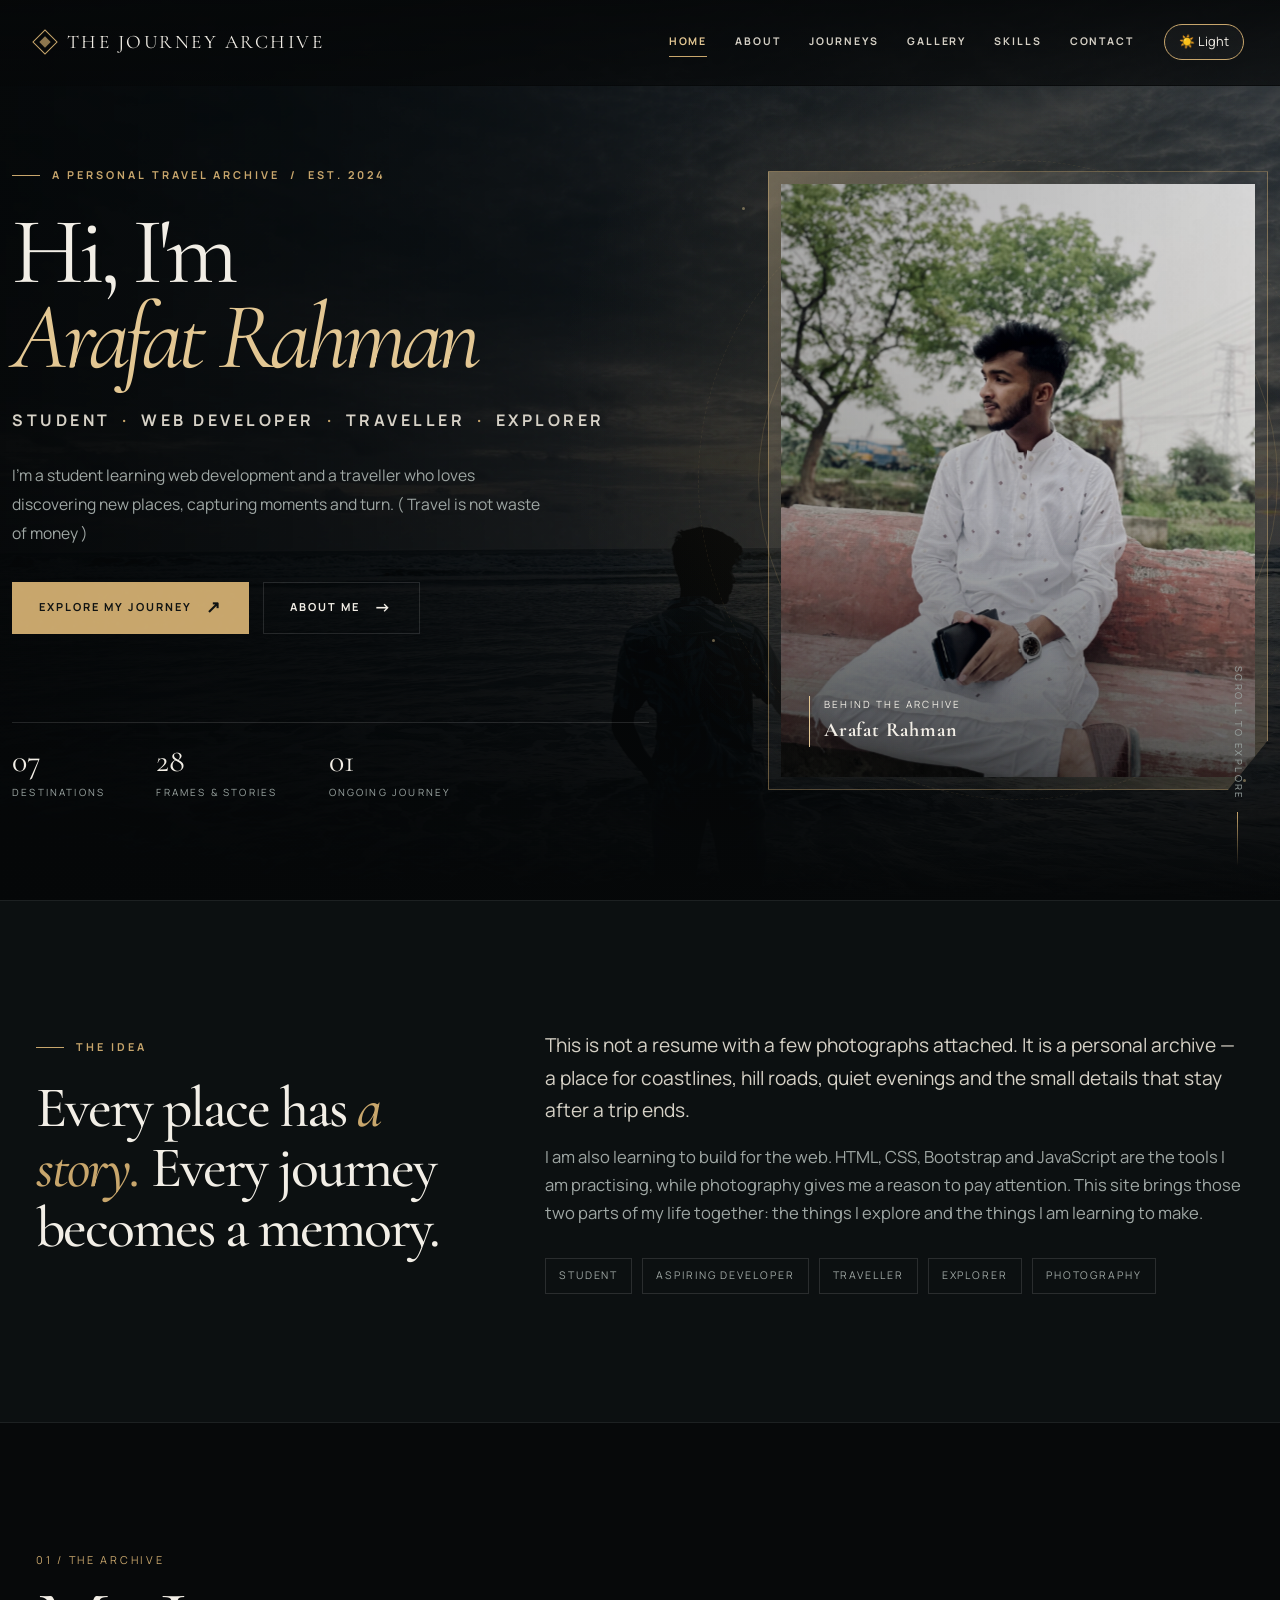
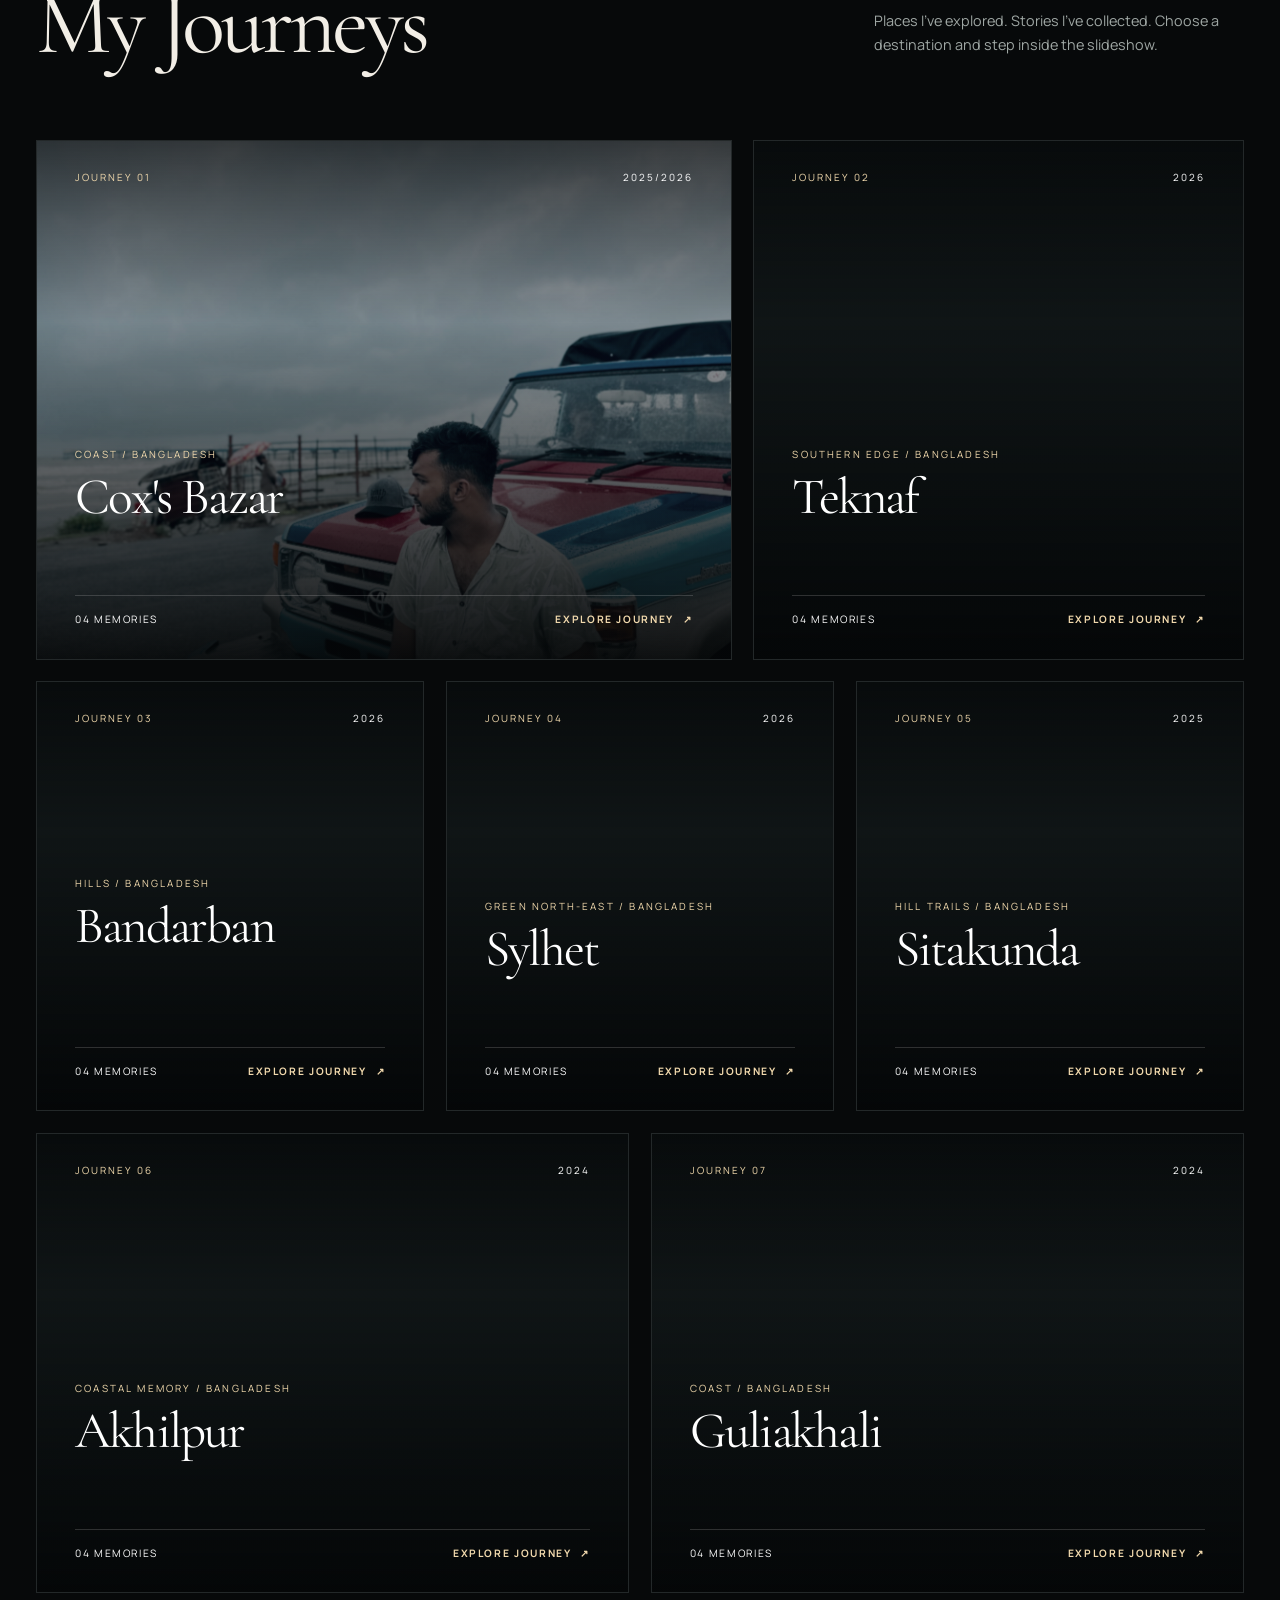
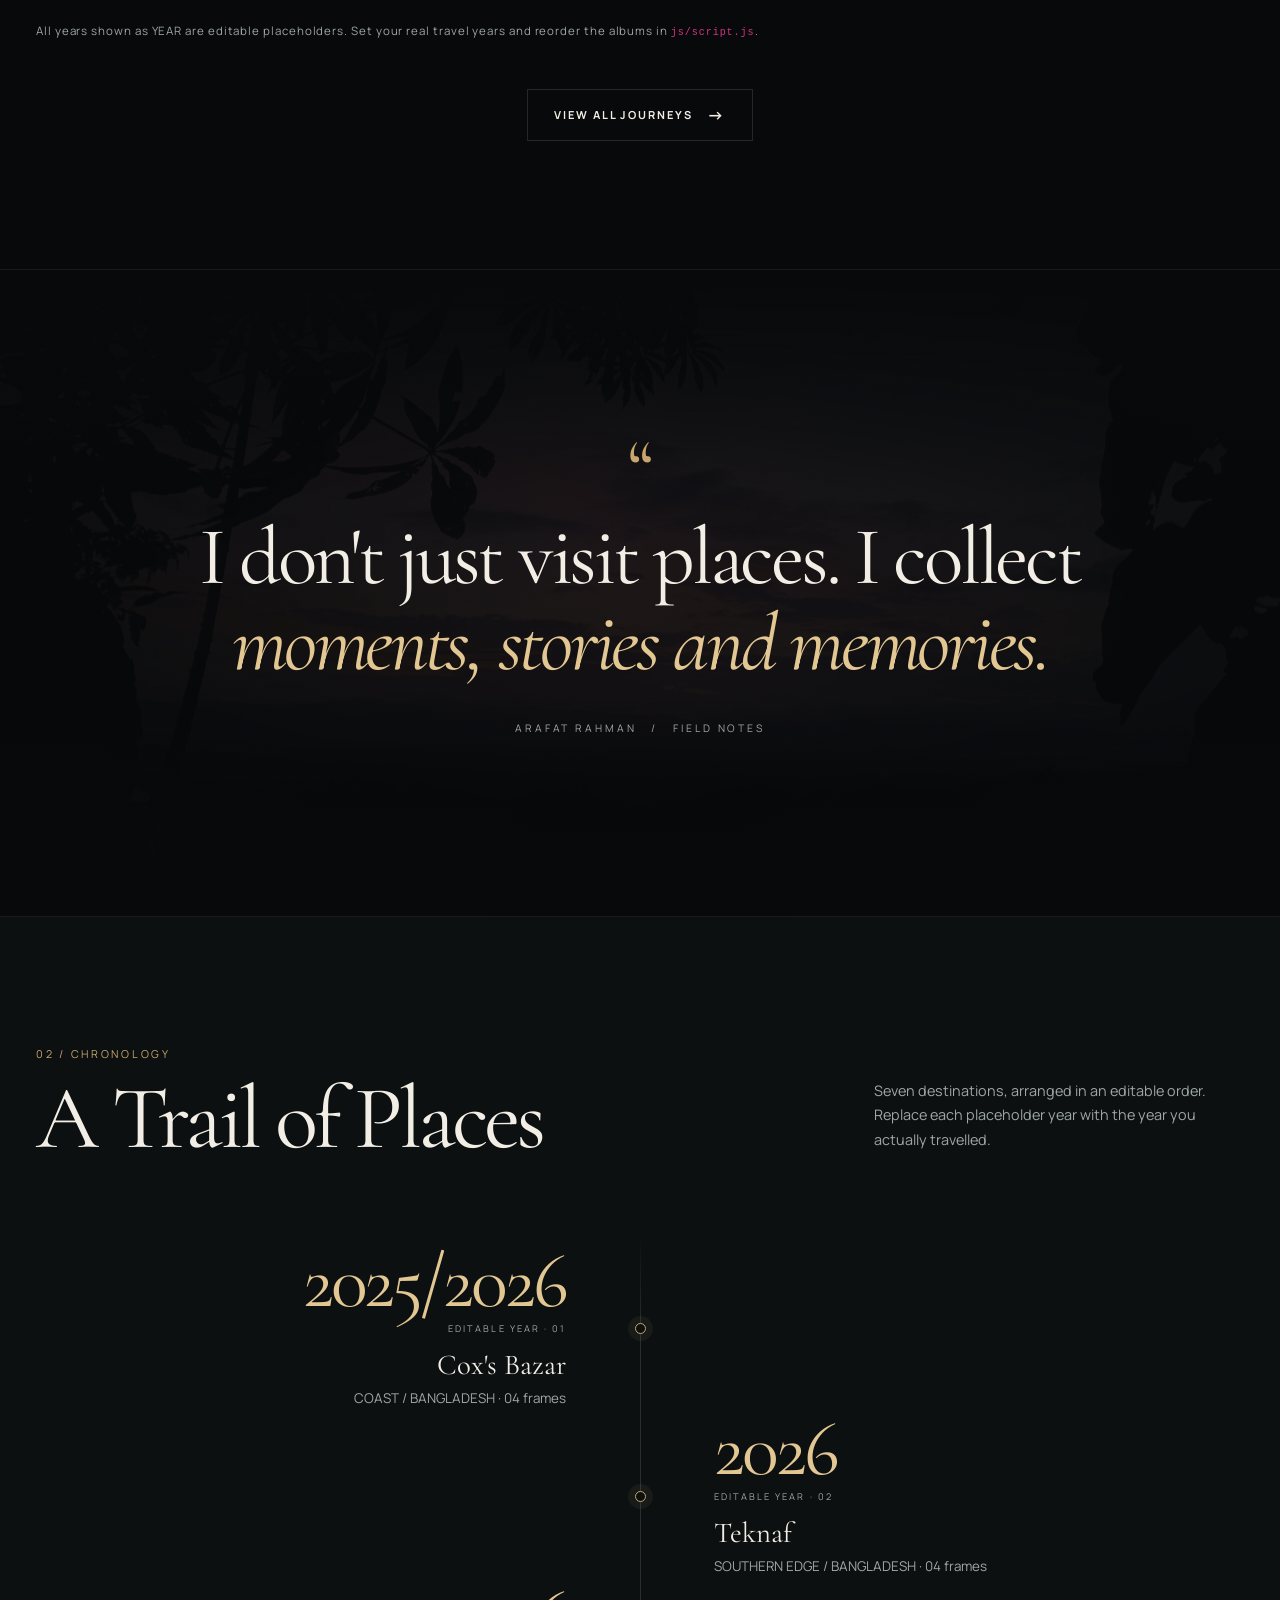
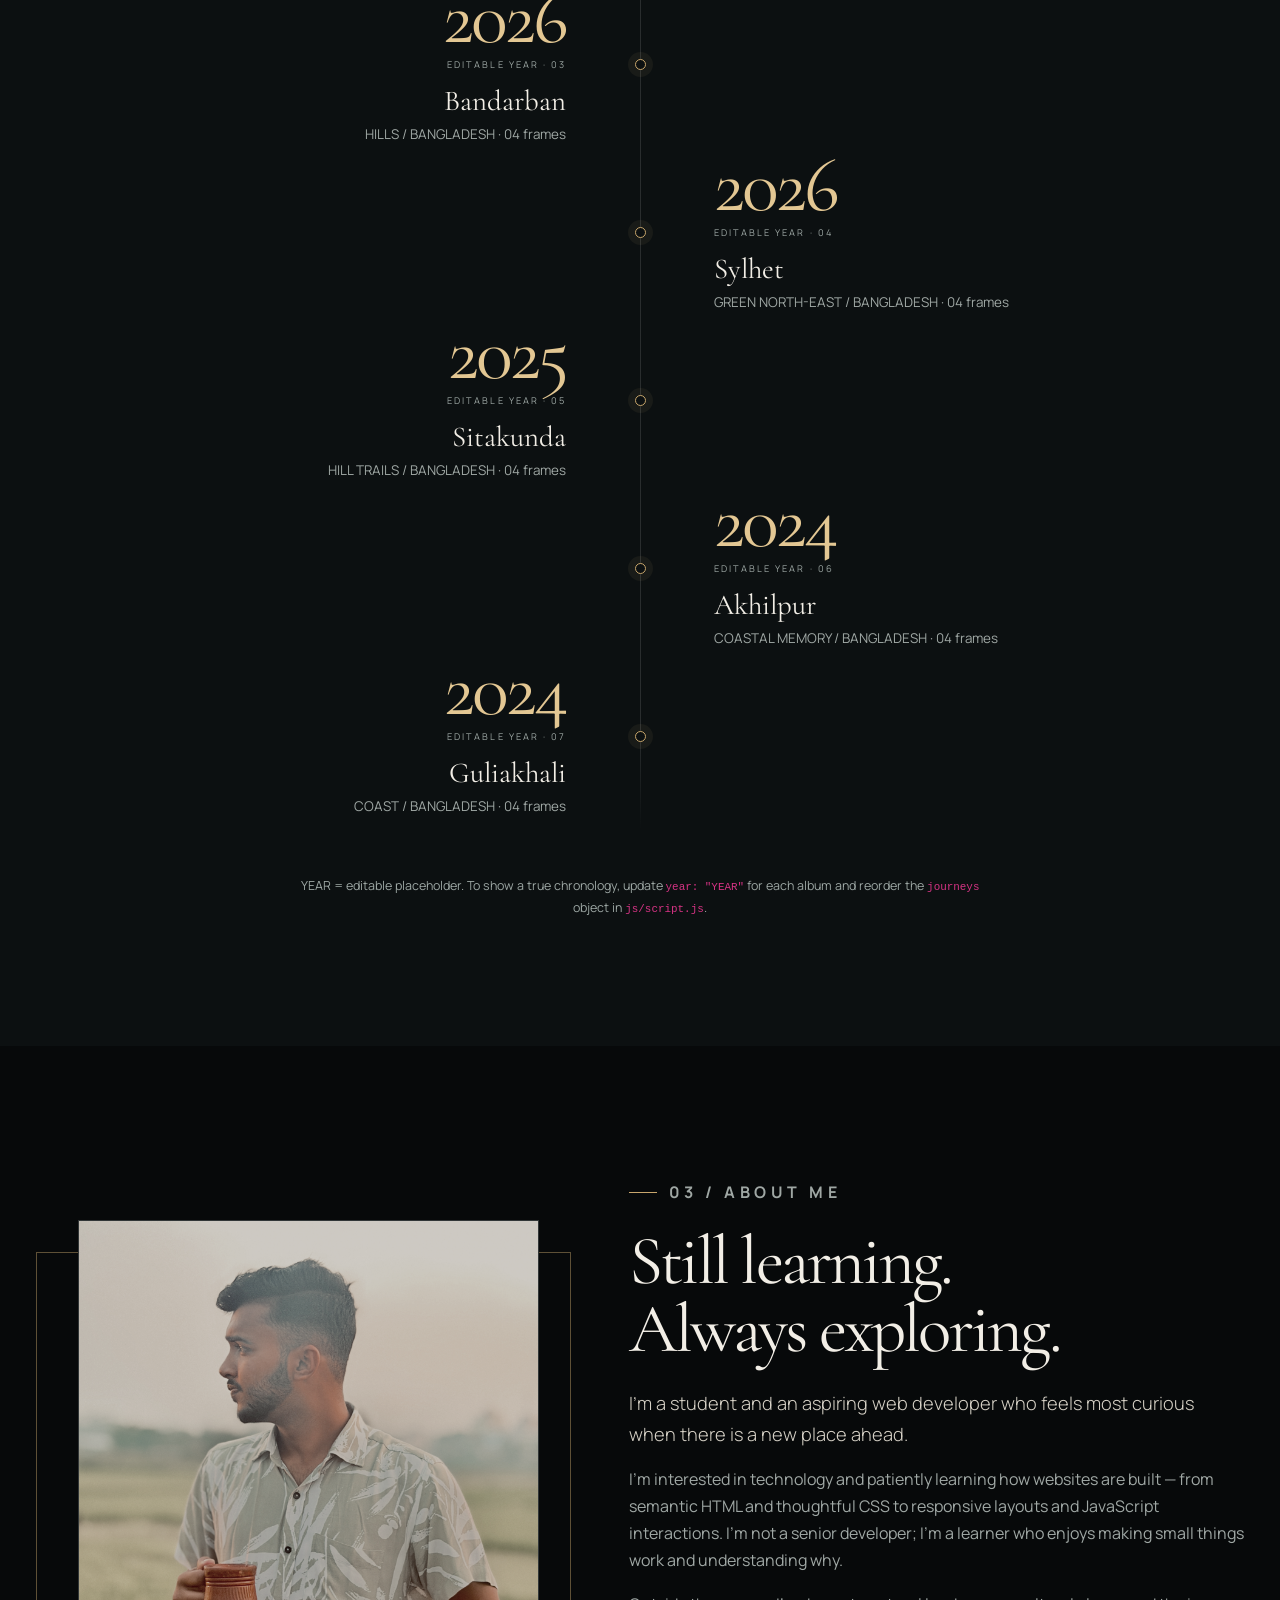
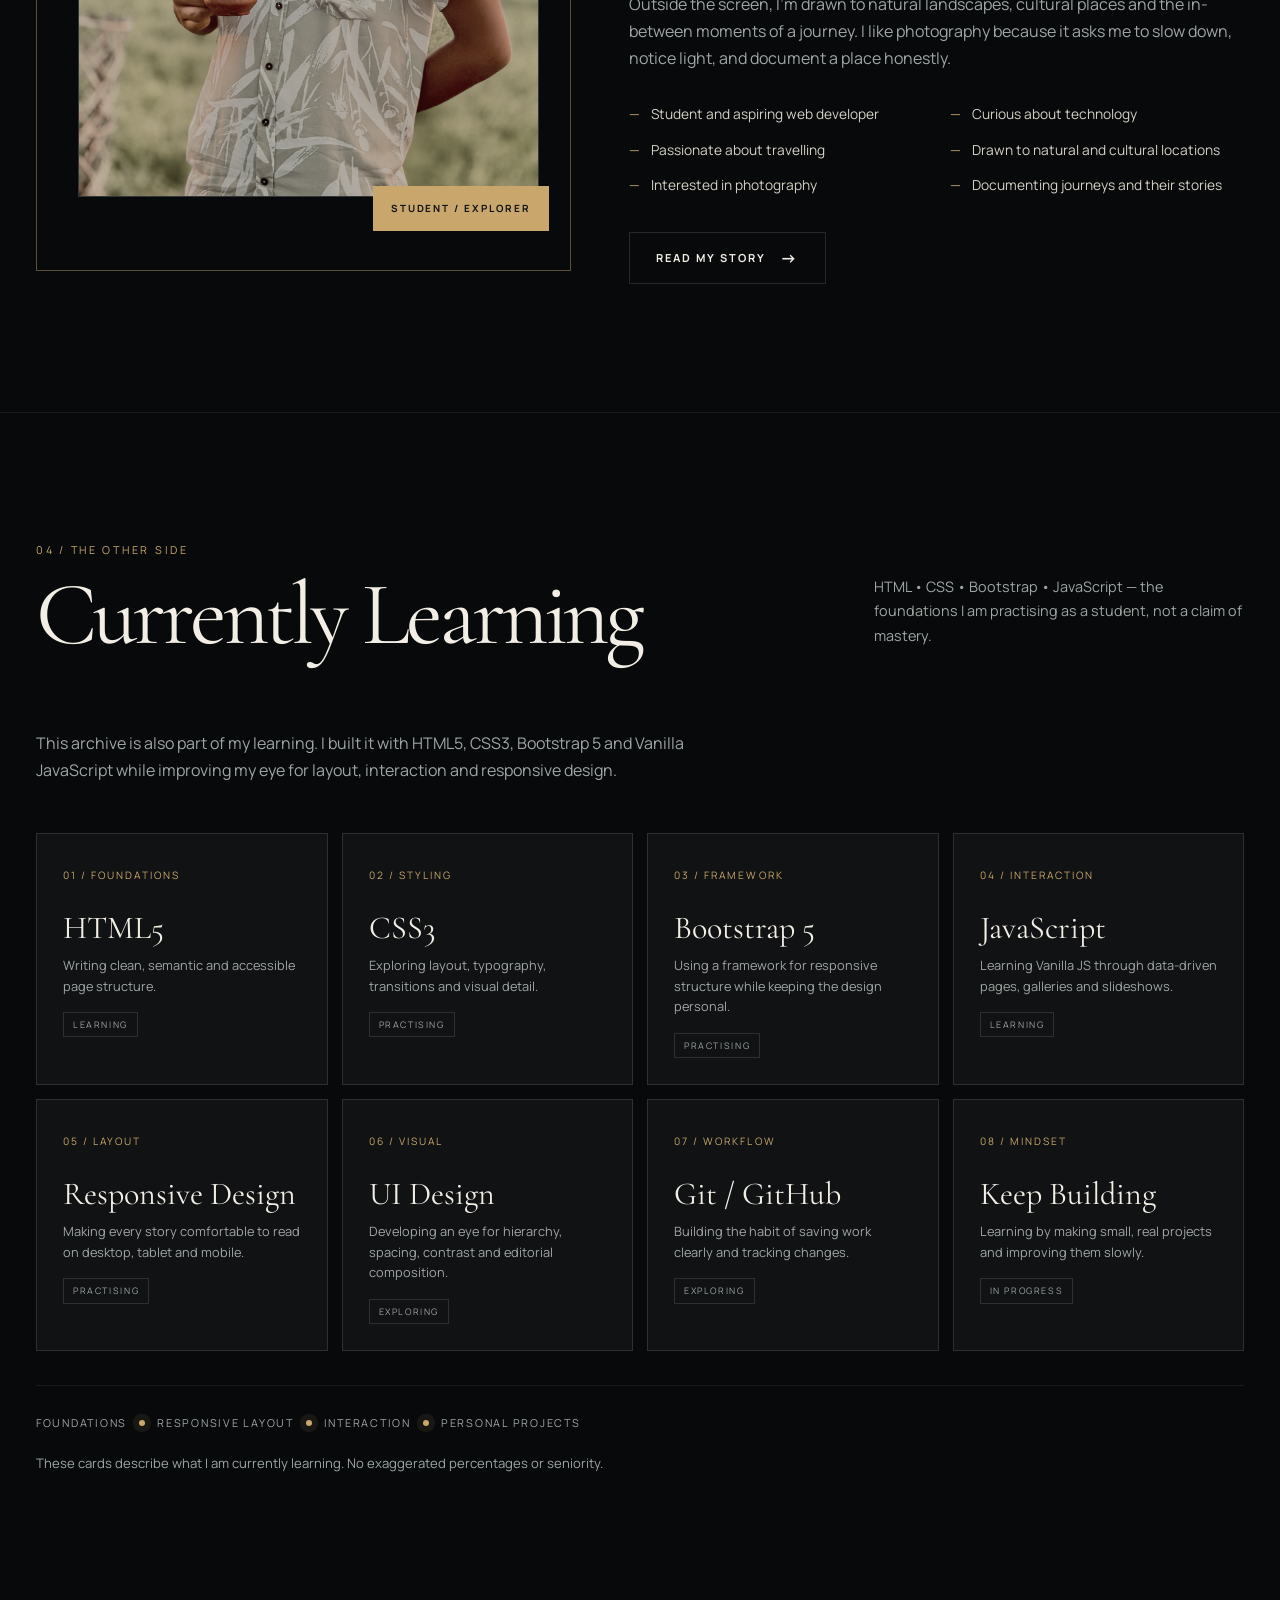
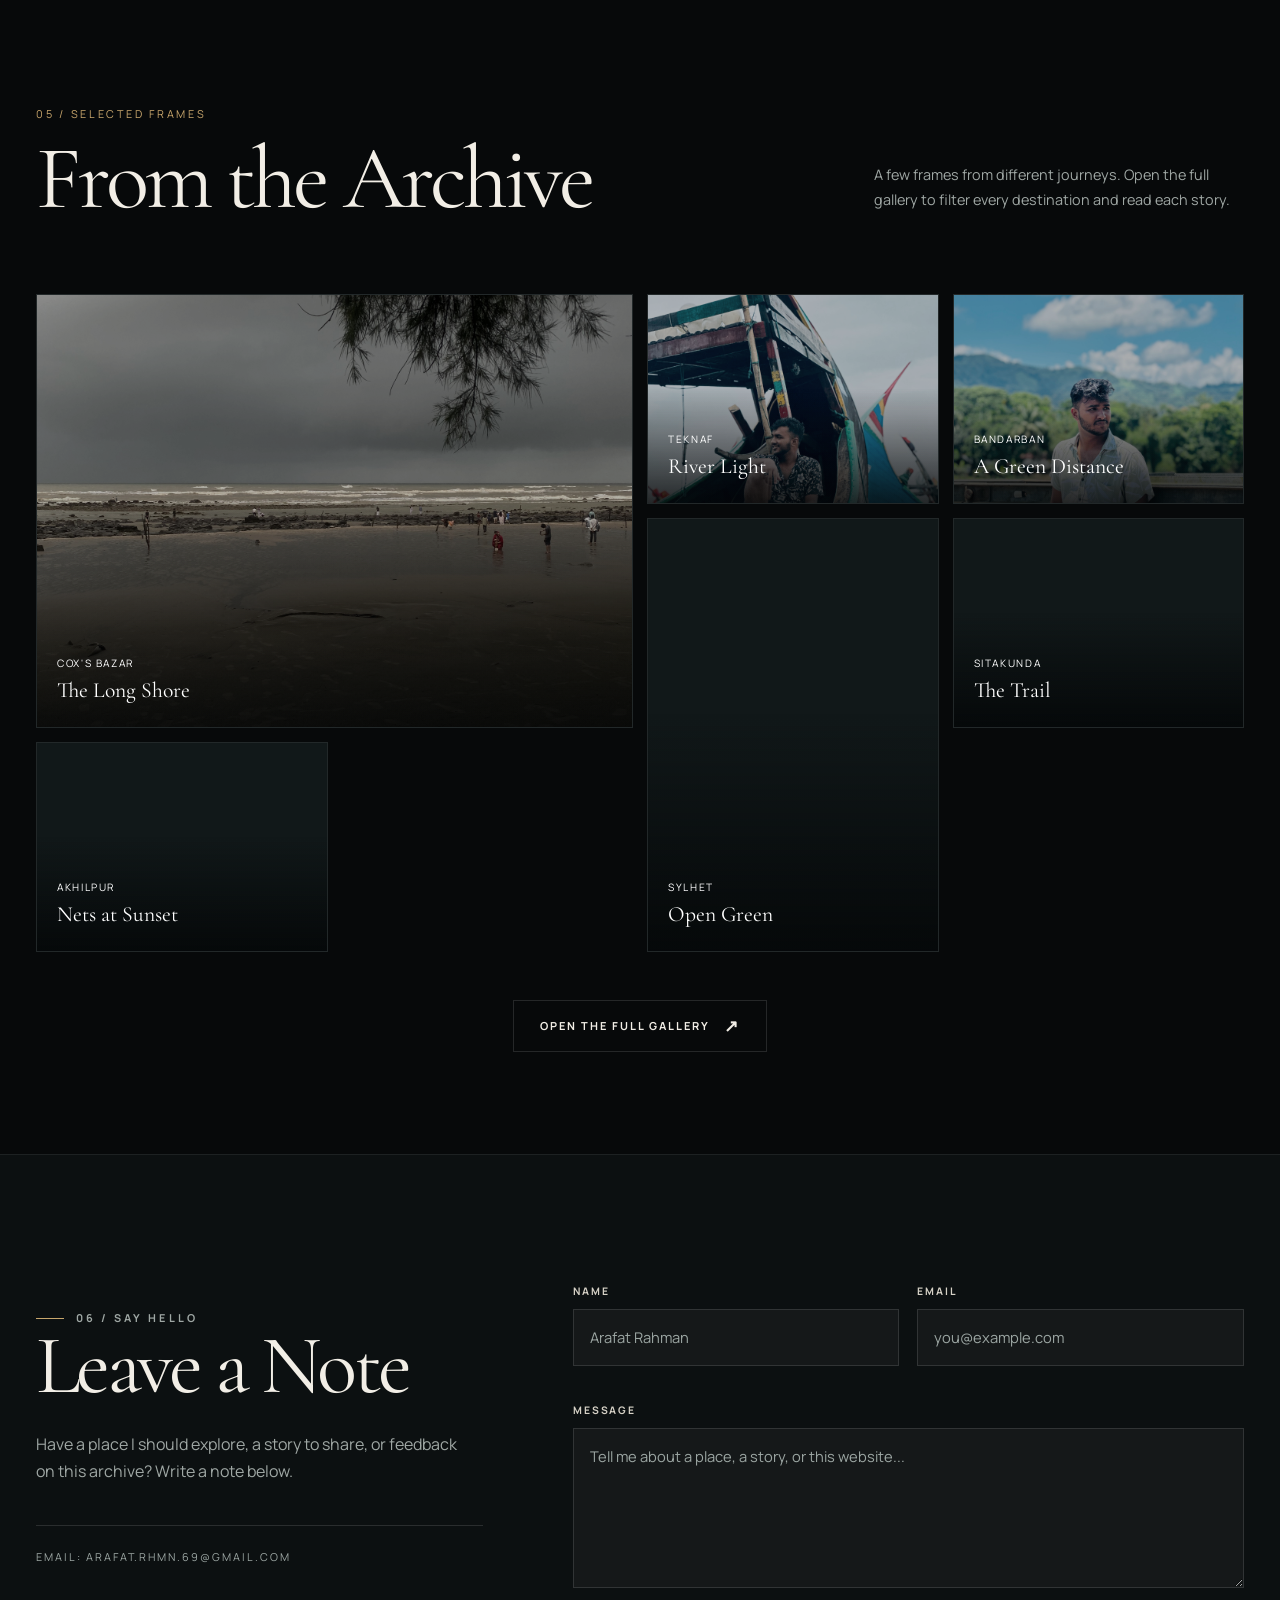
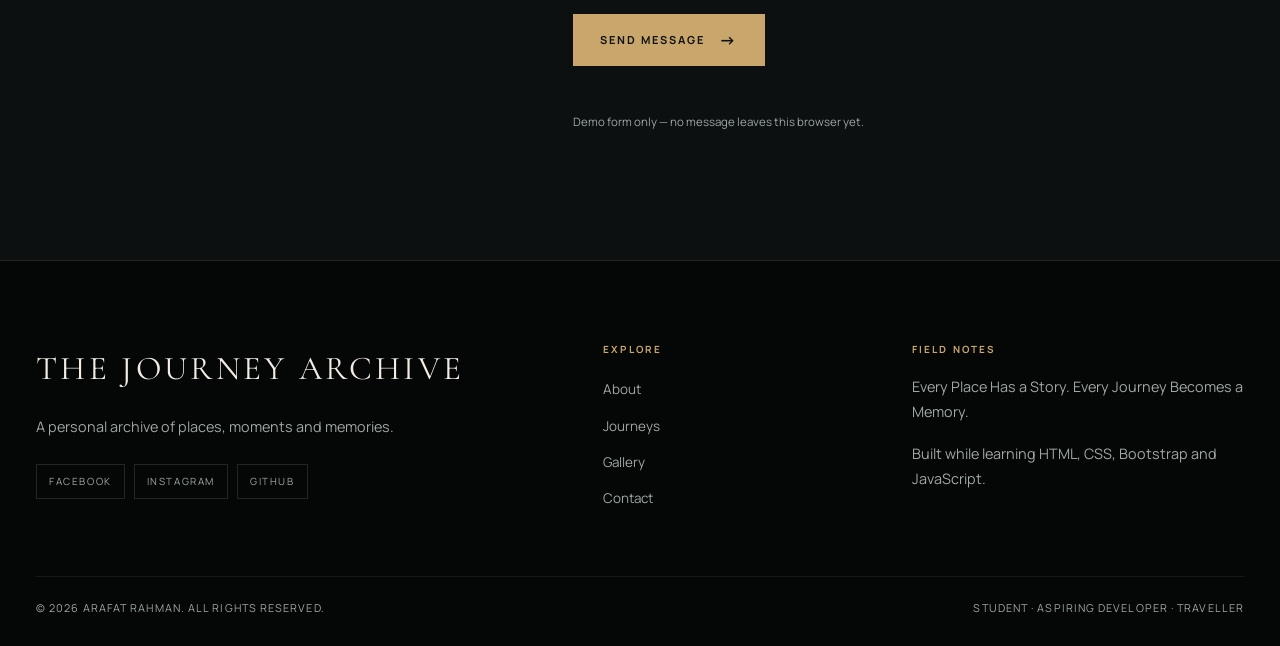
<file: index.html>
<!DOCTYPE html>
<!--
  THE JOURNEY ARCHIVE — index.html
  Homepage: cinematic hero, journeys, philosophy, timeline, about, skills,
  featured gallery and contact. Shared data/behaviour lives in js/script.js.
-->
<html lang="en">

<head>
    <meta charset="UTF-8">
    <meta name="viewport" content="width=device-width, initial-scale=1.0">
    <meta name="theme-color" content="#07090a">
    <meta name="description"
        content="The Journey Archive — a personal travel and web development portfolio by a student, traveller and explorer.">
    <title>THE JOURNEY ARCHIVE | Student · Web Developer · Traveller</title>
    <script>
        document.documentElement.classList.add("js");
        /* Apply the saved palette before the page is painted. Storage may be unavailable. */
        try {
            if (localStorage.getItem("theme") === "light") {
                document.documentElement.setAttribute("data-theme", "light");
            }
        } catch (error) { /* Use the default dark palette. */ }
        /* Failsafe: never leave the loading screen visible if script.js cannot load. */
        window.setTimeout(function () {
            var loader = document.getElementById("loader");
            if (loader) loader.classList.add("is-hidden");
            if (document.body) document.body.classList.add("is-loaded");
        }, 2200);
    </script>
    <link rel="preconnect" href="https://fonts.googleapis.com">
    <link rel="preconnect" href="https://fonts.gstatic.com" crossorigin>
    <link
        href="https://fonts.googleapis.com/css2?family=Cormorant+Garamond:ital,wght@0,400;0,500;0,600;1,400&family=Manrope:wght@300;400;500;600;700&display=swap"
        rel="stylesheet">
    <link href="https://cdn.jsdelivr.net/npm/bootstrap@5.3.3/dist/css/bootstrap.min.css" rel="stylesheet">
    <link rel="stylesheet" href="css/style.css">
    <noscript>
        <style>
            #loader {
                display: none !important
            }
        </style>
    </noscript>
    <script src="js/script.js" defer></script>
</head>

<body data-page="home">
    <a class="skip-link" href="#main-content">Skip to content</a>

    <!-- 1 / Minimal cinematic loading screen -->
    <div class="loading-screen" id="loader" aria-hidden="true">
        <div class="loader-inner">
            <div class="loader-mark"></div>
            <p class="loader-title">THE JOURNEY ARCHIVE</p>
            <p class="loader-subtitle">A PERSONAL TRAVEL ARCHIVE</p>
            <div class="loader-line"><span></span></div>
        </div>
    </div>

    <!-- 2 / Shared responsive navigation is inserted here by js/script.js -->
    <header id="site-nav"></header>

    <main id="main-content">
        <!-- 3 / Cinematic hero -->
        <section class="hero" id="home" aria-labelledby="hero-title">
            <!-- Replace the atmospheric hero background at images/profile/hero-bg.jpg -->
            <div class="hero-bg" aria-hidden="true">
                <img src="images/profile/hero-bg.jpg" data-local="images/profile/hero-bg.jpg"
                    data-remote="https://images.pexels.com/photos/34657697/pexels-photo-34657697.jpeg?auto=compress&amp;cs=tinysrgb&amp;fit=crop&amp;w=2000&amp;h=1200"
                    data-label="The Journey Archive" data-palette="default" data-parallax="0.08" alt=""
                    fetchpriority="high">
            </div>
            <div class="container-xxl hero-grid">
                <div class="hero-content">
                    <p class="eyebrow hero-kicker load-reveal" style="--load-delay:.08s">A personal travel archive
                        &nbsp;/&nbsp; Est. 2024</p>
                    <h1 class="hero-title load-reveal" id="hero-title" style="--load-delay:.16s">
                        Hi, I'm <span class="name-line name-placeholder" data-site-name>Arafat Rahmnan</span>
                    </h1>
                    <p class="hero-roles load-reveal" style="--load-delay:.26s">Student <span>·</span> Web Developer
                        <span>·</span> Traveller <span>·</span> Explorer</p>
                    <p class="hero-copy load-reveal" style="--load-delay:.34s">I'm a student learning web development
                        and a traveller who loves discovering new places, capturing moments and turn.
                        ( Travel is not waste of money )</p>
                    <div class="hero-actions load-reveal" style="--load-delay:.42s">
                        <a class="btn-cinematic" href="#journeys">Explore My Journey <span class="arrow"
                                aria-hidden="true">↗</span></a>
                        <a class="btn-ghost" href="about.html">About Me <span class="arrow"
                                aria-hidden="true">→</span></a>
                    </div>
                    <div class="hero-meta load-reveal" style="--load-delay:.5s" aria-label="Archive summary">
                        <div class="hero-meta-item"><strong data-total-journeys>07</strong><span>Destinations</span>
                        </div>
                        <div class="hero-meta-item"><strong data-total-photos>28</strong><span>Frames &amp;
                                Stories</span></div>
                        <div class="hero-meta-item"><strong>01</strong><span>Ongoing Journey</span></div>
                    </div>
                </div>

                <div class="profile-stage load-reveal" style="--load-delay:.48s">
                    <span class="profile-orbit one" aria-hidden="true"></span>
                    <span class="profile-orbit two" aria-hidden="true"></span>
                    <div class="profile-particles" aria-hidden="true"><i></i><i></i><i></i><i></i></div>
                    <div class="profile-float">
                        <div class="profile-frame">
                            <div class="profile-image-wrap">
                                <!-- Replace this with your own portrait: images/profile/profile.jpg -->
                                <img src="images/profile/profile.jpg" data-local="images/profile/profile.jpg"
                                    data-remote="https://images.pexels.com/photos/39876323/pexels-photo-39876323.jpeg?auto=compress&amp;cs=tinysrgb&amp;fit=crop&amp;w=900&amp;h=1200"
                                    data-label="Arafat Rahmnan" data-palette="default"
                                    alt="Portrait placeholder for Arafat Rahmnan, the traveller behind The Journey Archive"
                                    loading="eager" fetchpriority="high">
                                <span class="profile-light-sweep" aria-hidden="true"></span>
                                <span class="profile-caption">Behind the archive<strong data-site-name>Arafat
                                        Rahmnan</strong></span>
                            </div>
                        </div>
                    </div>
                </div>
            </div>
            <span class="scroll-cue" aria-hidden="true">Scroll to explore</span>
        </section>

        <!-- 4 / Personal introduction -->
        <section class="intro-section section-pad" aria-labelledby="intro-title">
            <div class="container-xxl intro-grid">
                <div data-reveal>
                    <p class="eyebrow">The idea</p>
                    <h2 class="intro-quote" id="intro-title">Every place has <em>a story.</em> Every journey becomes a
                        memory.</h2>
                </div>
                <div class="intro-body" data-reveal style="--reveal-delay:.12s">
                    <p>This is not a resume with a few photographs attached. It is a personal archive — a place for
                        coastlines, hill roads, quiet evenings and the small details that stay after a trip ends.</p>
                    <p>I am also learning to build for the web. HTML, CSS, Bootstrap and JavaScript are the tools I am
                        practising, while photography gives me a reason to pay attention. This site brings those two
                        parts of my life together: the things I explore and the things I am learning to make.</p>
                    <div class="intro-tags" aria-label="Identity tags">
                        <span>Student</span><span>Aspiring
                            Developer</span><span>Traveller</span><span>Explorer</span><span>Photography</span>
                    </div>
                </div>
            </div>
        </section>

        <!-- 5 / My Journeys / Albums -->
        <section class="journeys-section section-pad" id="journeys" aria-labelledby="journeys-title">
            <div class="container-xxl">
                <div class="section-heading" data-reveal>
                    <div>
                        <span class="section-index">01 / The archive</span>
                        <h2 id="journeys-title">My Journeys</h2>
                    </div>
                    <p>Places I've explored. Stories I've collected. Choose a destination and step inside the slideshow.
                    </p>
                </div>

                <!--
                    IMAGE PLACEHOLDERS TO REPLACE (the same paths are in js/script.js):
                    images/cox-bazar/thumbnail.jpg      + images/cox-bazar/photo1.jpg ... photo4.jpg
                    images/teknaf/thumbnail.jpg         + images/teknaf/photo1.jpg ... photo4.jpg
                    images/bandarban/thumbnail.jpg      + images/bandarban/photo1.jpg ... photo4.jpg
                    images/sylhet/thumbnail.jpg         + images/sylhet/photo1.jpg ... photo4.jpg
                    images/sitakunda/thumbnail.jpg      + images/sitakunda/photo1.jpg ... photo4.jpg
                    images/akhilpur/patenga-beach.jpg   + images/akhilpur/photo1.jpg ... photo4.jpg
                    images/guliakhali/thumbnail.jpg     + images/guliakhali/photo1.jpg ... photo4.jpg

                    Akhilpur uses images/akhilpur/patenga-beach.jpg as its dedicated thumbnail.
                -->
                <!-- Replace this with the Patenga Beach thumbnail image -->
                <div class="journeys-grid" id="home-journeys" aria-label="Travel album cards"></div>
                <p class="section-footnote">All years shown as YEAR are editable placeholders. Set your real travel
                    years and reorder the albums in <code>js/script.js</code>.</p>
                <div class="text-center mt-5" data-reveal><a class="btn-ghost" href="albums.html">View All Journeys
                        <span class="arrow" aria-hidden="true">→</span></a></div>
            </div>
        </section>

        <!-- 6 / Travel philosophy with parallax -->
        <section class="philosophy" aria-label="Travel philosophy">
            <!-- Replace this with your own wide travel photograph: images/profile/philosophy-bg.jpg -->
            <div class="philosophy-bg" aria-hidden="true">
                <img src="images/profile/philosophy-bg.jpg" data-local="images/profile/philosophy-bg.jpg"
                    data-remote="https://images.pexels.com/photos/40718140/pexels-photo-40718140.jpeg?auto=compress&amp;cs=tinysrgb&amp;fit=crop&amp;w=2000&amp;h=1200"
                    data-label="A quiet horizon" data-palette="teknaf" data-parallax="0.14" alt="" loading="lazy"
                    decoding="async">
            </div>
            <div class="container-xxl philosophy-inner" data-reveal>
                <p class="philosophy-mark" aria-hidden="true">“</p>
                <blockquote>I don't just visit places. I collect <em>moments, stories and memories.</em></blockquote>
                <p class="philosophy-credit"><span data-site-name>Arafat Rahmnan</span> &nbsp; / &nbsp; Field Notes</p>
            </div>
        </section>

        <!-- 7 / Travel timeline -->
        <section class="timeline-section section-pad" id="timeline" aria-labelledby="timeline-title">
            <div class="container-xxl">
                <div class="section-heading" data-reveal>
                    <div><span class="section-index">02 / Chronology</span>
                        <h2 id="timeline-title">A Trail of Places</h2>
                    </div>
                    <p>Seven destinations, arranged in an editable order. Replace each placeholder year with the year
                        you actually travelled.</p>
                </div>
                <div class="timeline-list" id="timeline-list" aria-label="Editable travel timeline"></div>
                <p class="timeline-note">YEAR = editable placeholder. To show a true chronology, update
                    <code>year: "YEAR"</code> for each album and reorder the <code>journeys</code> object in
                    <code>js/script.js</code>.</p>
            </div>
        </section>

        <!-- 8 / About Me -->
        <section class="about-section section-pad" id="about" aria-labelledby="about-title">
            <div class="container-xxl about-layout">
                <div class="about-photo-composition" data-reveal>
                    <div class="about-photo-frame" aria-hidden="true"></div>
                    <div class="about-photo-main">
                        <!-- Replace this with a different portrait: images/profile/about.JPG -->
                        <img src="images/profile/about.JPG" data-local="images/profile/about.JPG"
                            data-remote="https://images.pexels.com/photos/39876323/pexels-photo-39876323.jpeg?auto=compress&amp;cs=tinysrgb&amp;fit=crop&amp;w=900&amp;h=1200"
                            data-label="Arafat Rahmnan" data-palette="default"
                            alt="A second portrait placeholder for Arafat Rahmnan" loading="lazy" decoding="async">
                    </div>
                    <span class="about-photo-label">Student / Explorer</span>
                </div>
                <div class="about-copy" data-reveal style="--reveal-delay:.12s">
                    <p class="eyebrow">03 / About me</p>
                    <h2 id="about-title">Still learning.<br>Always exploring.</h2>
                    <p class="lead">I'm a student and an aspiring web developer who feels most curious when there is a
                        new place ahead.</p>
                    <p>I'm interested in technology and patiently learning how websites are built — from semantic HTML
                        and thoughtful CSS to responsive layouts and JavaScript interactions. I'm not a senior
                        developer; I'm a learner who enjoys making small things work and understanding why.</p>
                    <p>Outside the screen, I'm drawn to natural landscapes, cultural places and the in-between moments
                        of a journey. I like photography because it asks me to slow down, notice light, and document a
                        place honestly.</p>
                    <ul class="about-list">
                        <li>Student and aspiring web developer</li>
                        <li>Curious about technology</li>
                        <li>Passionate about travelling</li>
                        <li>Drawn to natural and cultural locations</li>
                        <li>Interested in photography</li>
                        <li>Documenting journeys and their stories</li>
                    </ul>
                    <a class="btn-ghost" href="about.html">Read My Story <span class="arrow"
                            aria-hidden="true">→</span></a>
                </div>
            </div>
        </section>

        <!-- 9 / Web development skills -->
        <section class="skills-section section-pad" id="skills" aria-labelledby="skills-title">
            <div class="container-xxl">
                <div class="section-heading" data-reveal>
                    <div><span class="section-index">04 / The other side</span>
                        <h2 id="skills-title">Currently Learning</h2>
                    </div>
                    <p>HTML • CSS • Bootstrap • JavaScript — the foundations I am practising as a student, not a claim
                        of mastery.</p>
                </div>
                <p class="skills-intro" data-reveal>This archive is also part of my learning. I built it with HTML5,
                    CSS3, Bootstrap 5 and Vanilla JavaScript while improving my eye for layout, interaction and
                    responsive design.</p>
                <div class="skills-grid">
                    <article class="skill-card" data-reveal><span class="skill-number">01 / FOUNDATIONS</span>
                        <h3>HTML5</h3>
                        <p>Writing clean, semantic and accessible page structure.</p><span
                            class="skill-state">Learning</span>
                    </article>
                    <article class="skill-card" data-reveal style="--reveal-delay:.06s"><span class="skill-number">02 /
                            STYLING</span>
                        <h3>CSS3</h3>
                        <p>Exploring layout, typography, transitions and visual detail.</p><span
                            class="skill-state">Practising</span>
                    </article>
                    <article class="skill-card" data-reveal style="--reveal-delay:.12s"><span class="skill-number">03 /
                            FRAMEWORK</span>
                        <h3>Bootstrap 5</h3>
                        <p>Using a framework for responsive structure while keeping the design personal.</p><span
                            class="skill-state">Practising</span>
                    </article>
                    <article class="skill-card" data-reveal style="--reveal-delay:.18s"><span class="skill-number">04 /
                            INTERACTION</span>
                        <h3>JavaScript</h3>
                        <p>Learning Vanilla JS through data-driven pages, galleries and slideshows.</p><span
                            class="skill-state">Learning</span>
                    </article>
                    <article class="skill-card" data-reveal><span class="skill-number">05 / LAYOUT</span>
                        <h3>Responsive Design</h3>
                        <p>Making every story comfortable to read on desktop, tablet and mobile.</p><span
                            class="skill-state">Practising</span>
                    </article>
                    <article class="skill-card" data-reveal style="--reveal-delay:.06s"><span class="skill-number">06 /
                            VISUAL</span>
                        <h3>UI Design</h3>
                        <p>Developing an eye for hierarchy, spacing, contrast and editorial composition.</p><span
                            class="skill-state">Exploring</span>
                    </article>
                    <article class="skill-card" data-reveal style="--reveal-delay:.12s"><span class="skill-number">07 /
                            WORKFLOW</span>
                        <h3>Git / GitHub</h3>
                        <p>Building the habit of saving work clearly and tracking changes.</p><span
                            class="skill-state">Exploring</span>
                    </article>
                    <article class="skill-card" data-reveal style="--reveal-delay:.18s"><span class="skill-number">08 /
                            MINDSET</span>
                        <h3>Keep Building</h3>
                        <p>Learning by making small, real projects and improving them slowly.</p><span
                            class="skill-state">In progress</span>
                    </article>
                </div>
                <div class="learning-path" data-reveal aria-label="Learning roadmap">
                    <span>Foundations</span><i class="dot" aria-hidden="true"></i><span>Responsive Layout</span><i
                        class="dot" aria-hidden="true"></i><span>Interaction</span><i class="dot"
                        aria-hidden="true"></i><span>Personal Projects</span>
                </div>
                <p class="learner-note">These cards describe what I am currently learning. No exaggerated percentages or
                    seniority.</p>
            </div>
        </section>

        <!-- 10 / Featured gallery -->
        <section class="featured-section section-pad-sm" id="featured-gallery" aria-labelledby="featured-title">
            <div class="container-xxl">
                <div class="section-heading" data-reveal>
                    <div><span class="section-index">05 / Selected frames</span>
                        <h2 id="featured-title">From the Archive</h2>
                    </div>
                    <p>A few frames from different journeys. Open the full gallery to filter every destination and read
                        each story.</p>
                </div>
                <div class="featured-grid" id="featured-grid" aria-label="Selected travel photographs"></div>
                <div class="text-center mt-5" data-reveal><a class="btn-ghost" href="gallery.php">Open the Full Gallery
                        <span class="arrow" aria-hidden="true">↗</span></a></div>
            </div>
        </section>

        <!-- 11 / Contact -->
        <section class="contact-section section-pad" id="contact" aria-labelledby="contact-title">
            <div class="container-xxl contact-layout">
                <div class="contact-copy" data-reveal>
                    <p class="eyebrow">06 / Say hello</p>
                    <h2 id="contact-title">Leave a Note</h2>
                    <p>Have a place I should explore, a story to share, or feedback on this archive? Write a note below.
                    </p>
                    <div class="contact-detail">email: <span data-site-email>arafat.rhmn.69@gmail.com</span></div>
                </div>
                <div data-reveal style="--reveal-delay:.12s">
                    <!-- FRONTEND-ONLY DEMO: This form does NOT send email.
                         Connect a backend or email service inside initContactForm()
                         in js/script.js before using it for real messages. -->
                    <form id="contact-form">
                        <div class="form-grid">
                            <div class="form-field"><label for="contact-name">Name</label><input id="contact-name"
                                    name="name" type="text" placeholder="Arafat Rahman" autocomplete="name" required>
                            </div>
                            <div class="form-field"><label for="contact-email">Email</label><input id="contact-email"
                                    name="email" type="email" placeholder="you@example.com" autocomplete="email"
                                    required></div>
                            <div class="form-field full"><label for="contact-message">Message</label><textarea
                                    id="contact-message" name="message"
                                    placeholder="Tell me about a place, a story, or this website..."
                                    required></textarea></div>
                        </div>
                        <button class="btn-cinematic" type="submit">Send Message <span class="arrow"
                                aria-hidden="true">→</span></button>
                        <p class="form-status" id="form-status" role="status" aria-live="polite"></p>
                        <p class="form-note">Demo form only — no message leaves this browser yet.</p>
                    </form>
                </div>
            </div>
        </section>
    </main>

    <!-- 12 / Shared premium footer is inserted here by js/script.js -->
    <div id="site-footer"></div>
</body>

</html>
</file>
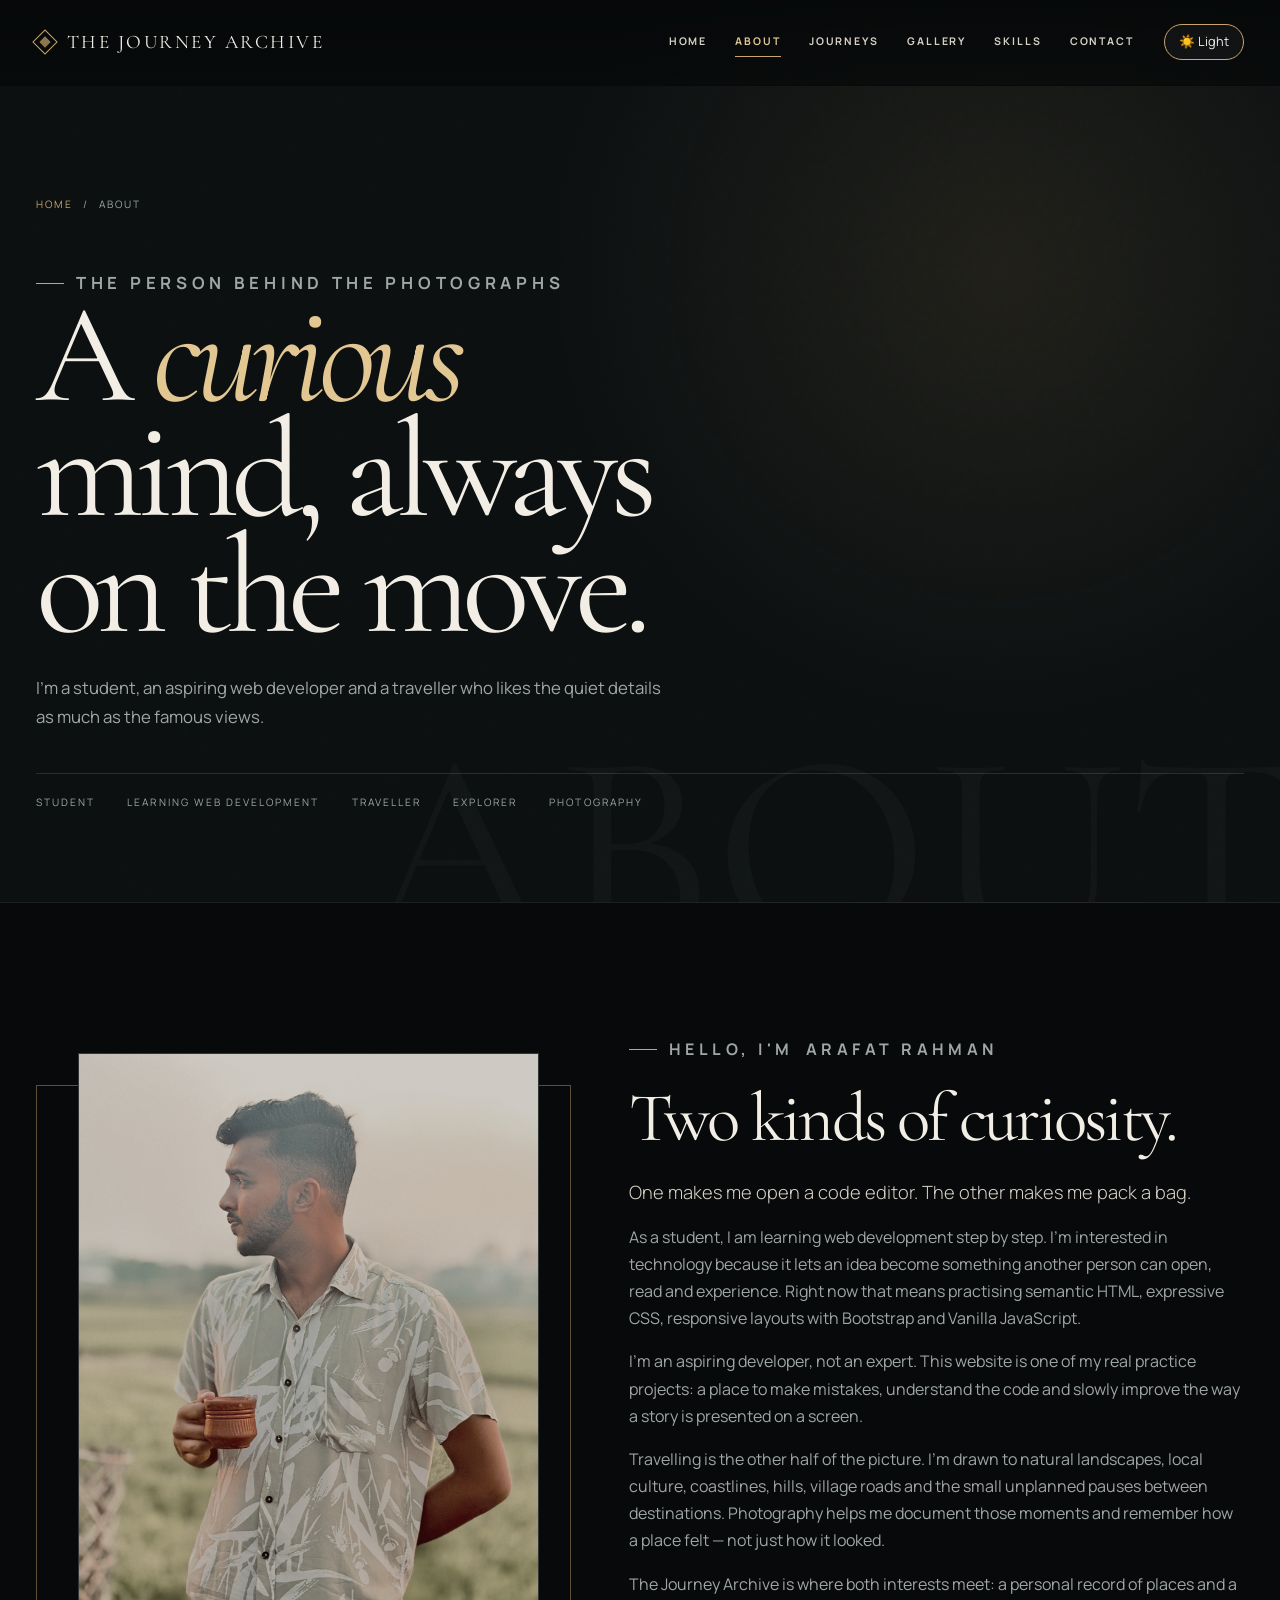
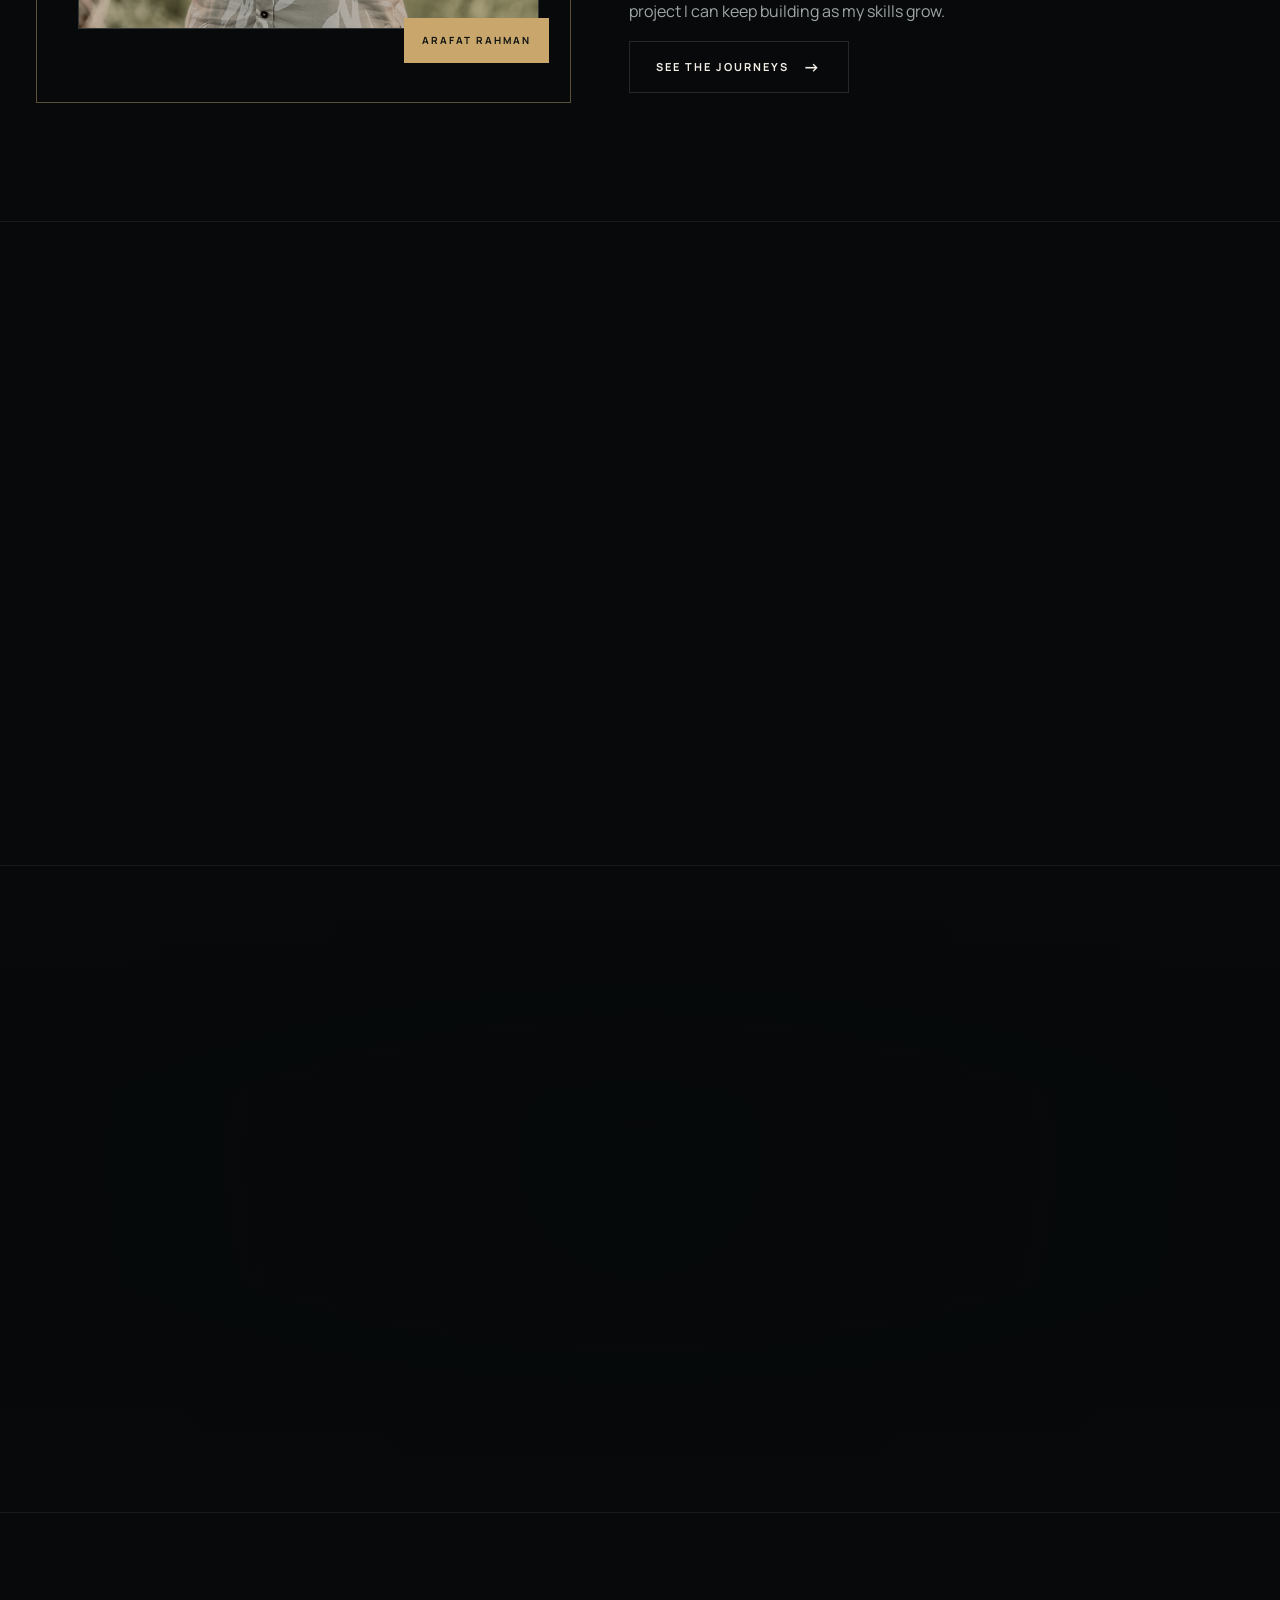
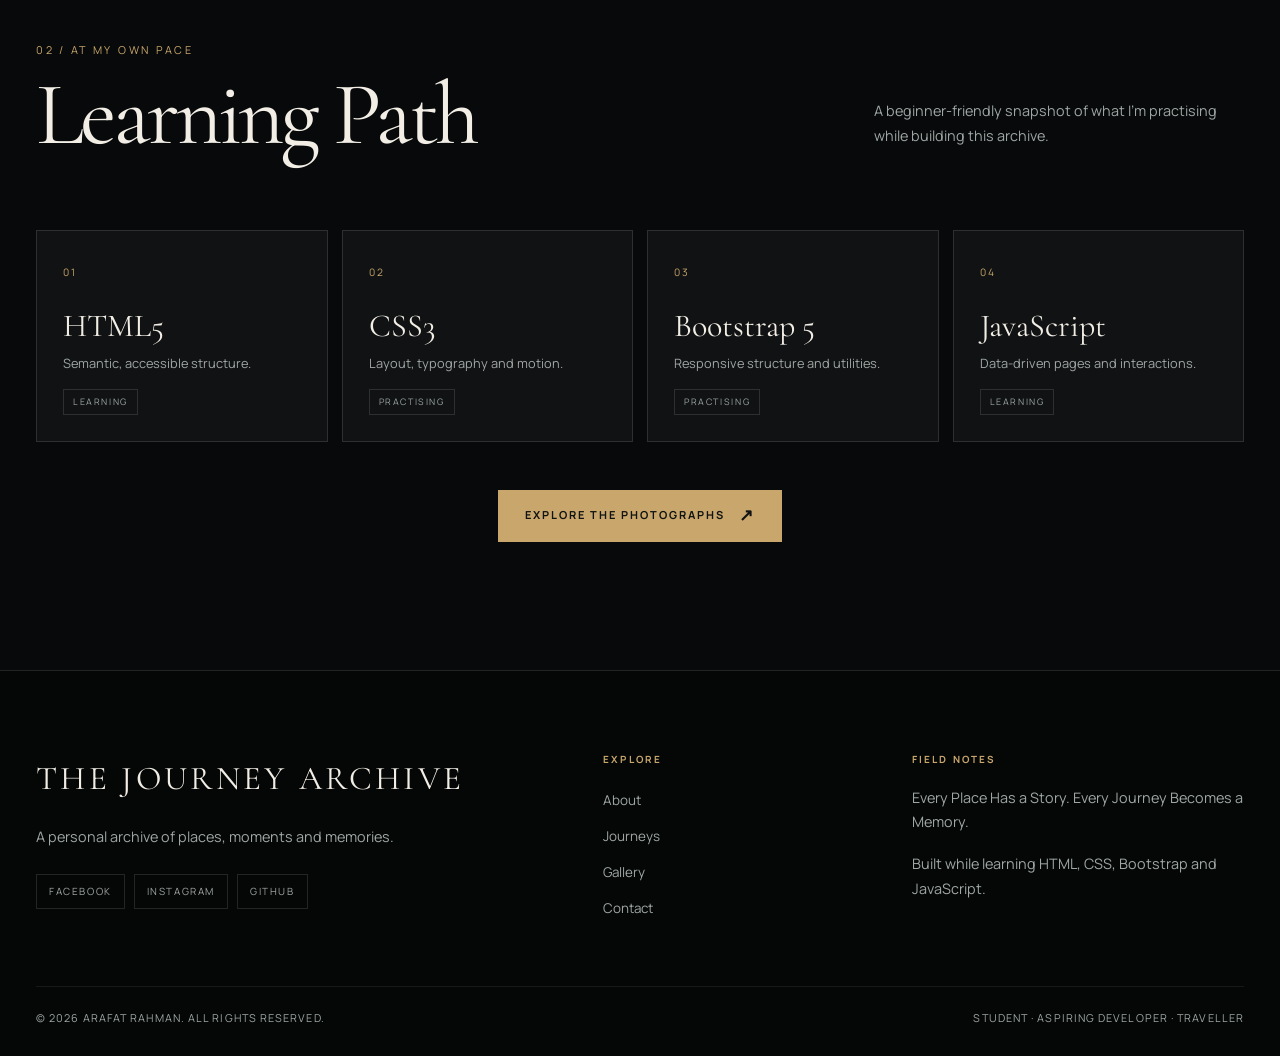
<file: about.html>
<!DOCTYPE html>
<!--
  THE JOURNEY ARCHIVE — about.html
  A longer, personal introduction to the student, learner, traveller and explorer.
-->
<html lang="en">
<head>
    <meta charset="UTF-8">
    <meta name="viewport" content="width=device-width, initial-scale=1.0">
    <meta name="theme-color" content="#07090a">
    <meta name="description" content="About the student, aspiring web developer and traveller behind The Journey Archive.">
    <title>About Me | THE JOURNEY ARCHIVE</title>
    <script>
        document.documentElement.classList.add("js");
        /* Apply the saved palette before the page is painted. Storage may be unavailable. */
        try {
            if (localStorage.getItem("theme") === "light") {
                document.documentElement.setAttribute("data-theme", "light");
            }
        } catch (error) { /* Use the default dark palette. */ }
        /* Failsafe: never leave the loading screen visible if script.js cannot load. */
        window.setTimeout(function () {
            var loader = document.getElementById("loader");
            if (loader) loader.classList.add("is-hidden");
            if (document.body) document.body.classList.add("is-loaded");
        }, 2200);
    </script>
    <link rel="preconnect" href="https://fonts.googleapis.com">
    <link rel="preconnect" href="https://fonts.gstatic.com" crossorigin>
    <link href="https://fonts.googleapis.com/css2?family=Cormorant+Garamond:ital,wght@0,400;0,500;0,600;1,400&family=Manrope:wght@300;400;500;600;700&display=swap" rel="stylesheet">
    <link href="https://cdn.jsdelivr.net/npm/bootstrap@5.3.3/dist/css/bootstrap.min.css" rel="stylesheet">
    <link rel="stylesheet" href="css/style.css">
    <noscript><style>#loader{display:none!important}</style></noscript>
    <script src="js/script.js" defer></script>
</head>
<body data-page="about">
    <a class="skip-link" href="#main-content">Skip to content</a>
    <div class="loading-screen" id="loader" aria-hidden="true">
        <div class="loader-inner"><div class="loader-mark"></div><p class="loader-title">THE JOURNEY ARCHIVE</p><p class="loader-subtitle">A PERSONAL TRAVEL ARCHIVE</p><div class="loader-line"><span></span></div></div>
    </div>
    <header id="site-nav"></header>

    <main id="main-content">
        <section class="page-hero" data-watermark="ABOUT" aria-labelledby="page-title">
            <div class="container-xxl page-hero-inner">
                <nav class="breadcrumb-custom" aria-label="Breadcrumb"><a href="index.html">Home</a><span>/</span><span>About</span></nav>
                <p class="eyebrow load-reveal" style="--load-delay:.1s">The person behind the photographs</p>
                <h1 class="load-reveal" id="page-title" style="--load-delay:.18s">A <em>curious</em><br>mind, always<br>on the move.</h1>
                <p class="load-reveal" style="--load-delay:.28s">I'm a student, an aspiring web developer and a traveller who likes the quiet details as much as the famous views.</p>
                <div class="page-hero-meta"><span>Student</span><span>Learning Web Development</span><span>Traveller</span><span>Explorer</span><span>Photography</span></div>
            </div>
        </section>

        <section class="section-pad" aria-labelledby="about-story-title">
            <div class="container-xxl about-layout">
                <div class="about-photo-composition" data-reveal>
                    <div class="about-photo-frame" aria-hidden="true"></div>
                    <div class="about-photo-main">
                        <!-- Replace this with your own About portrait: images/profile/about.jpg -->
                        <img src="images/profile/about.JPG" data-local="images/profile/about.JPG"
                             data-remote="https://images.pexels.com/photos/39876323/pexels-photo-39876323.jpeg?auto=compress&amp;cs=tinysrgb&amp;fit=crop&amp;w=900&amp;h=1200"
                             data-label="Arafat Rahman" data-palette="default"
                             alt="Portrait placeholder for Arafat Rahman in the About section" loading="eager" fetchpriority="high">
                    </div>
                    <span class="about-photo-label"><span data-site-name>Arafat Rahman</span></span>
                </div>
                <div class="about-copy" data-reveal style="--reveal-delay:.12s">
                    <p class="eyebrow">Hello, I'm <span data-site-name>Arafat Rahman</span></p>
                    <h2 id="about-story-title">Two kinds of curiosity.</h2>
                    <p class="lead">One makes me open a code editor. The other makes me pack a bag.</p>
                    <p>As a student, I am learning web development step by step. I'm interested in technology because it lets an idea become something another person can open, read and experience. Right now that means practising semantic HTML, expressive CSS, responsive layouts with Bootstrap and Vanilla JavaScript.</p>
                    <p>I'm an aspiring developer, not an expert. This website is one of my real practice projects: a place to make mistakes, understand the code and slowly improve the way a story is presented on a screen.</p>
                    <p>Travelling is the other half of the picture. I'm drawn to natural landscapes, local culture, coastlines, hills, village roads and the small unplanned pauses between destinations. Photography helps me document those moments and remember how a place felt — not just how it looked.</p>
                    <p>The Journey Archive is where both interests meet: a personal record of places and a project I can keep building as my skills grow.</p>
                    <a class="btn-ghost" href="albums.html">See the Journeys <span class="arrow" aria-hidden="true">→</span></a>
                </div>
            </div>
        </section>

        <section class="section-pad-sm skills-section" aria-labelledby="pillars-title">
            <div class="container-xxl">
                <div class="section-heading" data-reveal>
                    <div><span class="section-index">01 / Three parts of one story</span><h2 id="pillars-title">What Shapes Me</h2></div>
                    <p>None of these are separate identities. They simply give me different ways to stay curious.</p>
                </div>
                <div class="pillar-grid">
                    <article class="pillar" data-reveal><span class="pillar-no">01</span><h3>The Student</h3><p>Learning foundations patiently, asking questions and building small projects to understand how things work.</p></article>
                    <article class="pillar" data-reveal style="--reveal-delay:.08s"><span class="pillar-no">02</span><h3>The Aspiring Developer</h3><p>Interested in technology, clean interfaces, responsive pages and the quiet satisfaction of solving a front-end problem.</p></article>
                    <article class="pillar" data-reveal style="--reveal-delay:.16s"><span class="pillar-no">03</span><h3>The Traveller</h3><p>Exploring natural and cultural places, taking photographs and collecting stories that deserve to be remembered.</p></article>
                </div>
            </div>
        </section>

        <section class="section-pad philosophy" aria-label="A personal note">
            <div class="philosophy-bg" aria-hidden="true">
                <!-- Replace this with your own wide travel photograph: images/profile/philosophy-bg.jpg -->
                <img src="images/profile/philosophy-bg.jpg" data-local="images/profile/philosophy-bg.jpg"
                     data-remote="https://images.pexels.com/photos/40718140/pexels-photo-40718140.jpeg?auto=compress&amp;cs=tinysrgb&amp;fit=crop&amp;w=2000&amp;h=1200"
                     data-label="A quiet horizon" data-palette="teknaf" data-parallax="0.12" alt="" loading="lazy" decoding="async">
            </div>
            <div class="container-xxl" data-reveal>
                <p class="pull-quote">I want to build things with care, and <span>remember places</span> with the same kind of attention.</p>
            </div>
        </section>

        <section class="section-pad" aria-labelledby="learning-title">
            <div class="container-xxl">
                <div class="section-heading" data-reveal>
                    <div><span class="section-index">02 / At my own pace</span><h2 id="learning-title">Learning Path</h2></div>
                    <p>A beginner-friendly snapshot of what I'm practising while building this archive.</p>
                </div>
                <div class="skills-grid">
                    <article class="skill-card" data-reveal><span class="skill-number">01</span><h3>HTML5</h3><p>Semantic, accessible structure.</p><span class="skill-state">Learning</span></article>
                    <article class="skill-card" data-reveal style="--reveal-delay:.06s"><span class="skill-number">02</span><h3>CSS3</h3><p>Layout, typography and motion.</p><span class="skill-state">Practising</span></article>
                    <article class="skill-card" data-reveal style="--reveal-delay:.12s"><span class="skill-number">03</span><h3>Bootstrap 5</h3><p>Responsive structure and utilities.</p><span class="skill-state">Practising</span></article>
                    <article class="skill-card" data-reveal style="--reveal-delay:.18s"><span class="skill-number">04</span><h3>JavaScript</h3><p>Data-driven pages and interactions.</p><span class="skill-state">Learning</span></article>
                </div>
                <div class="text-center mt-5" data-reveal><a class="btn-cinematic" href="gallery.php">Explore the Photographs <span class="arrow" aria-hidden="true">↗</span></a></div>
            </div>
        </section>
    </main>
    <div id="site-footer"></div>
</body>
</html>
</file>
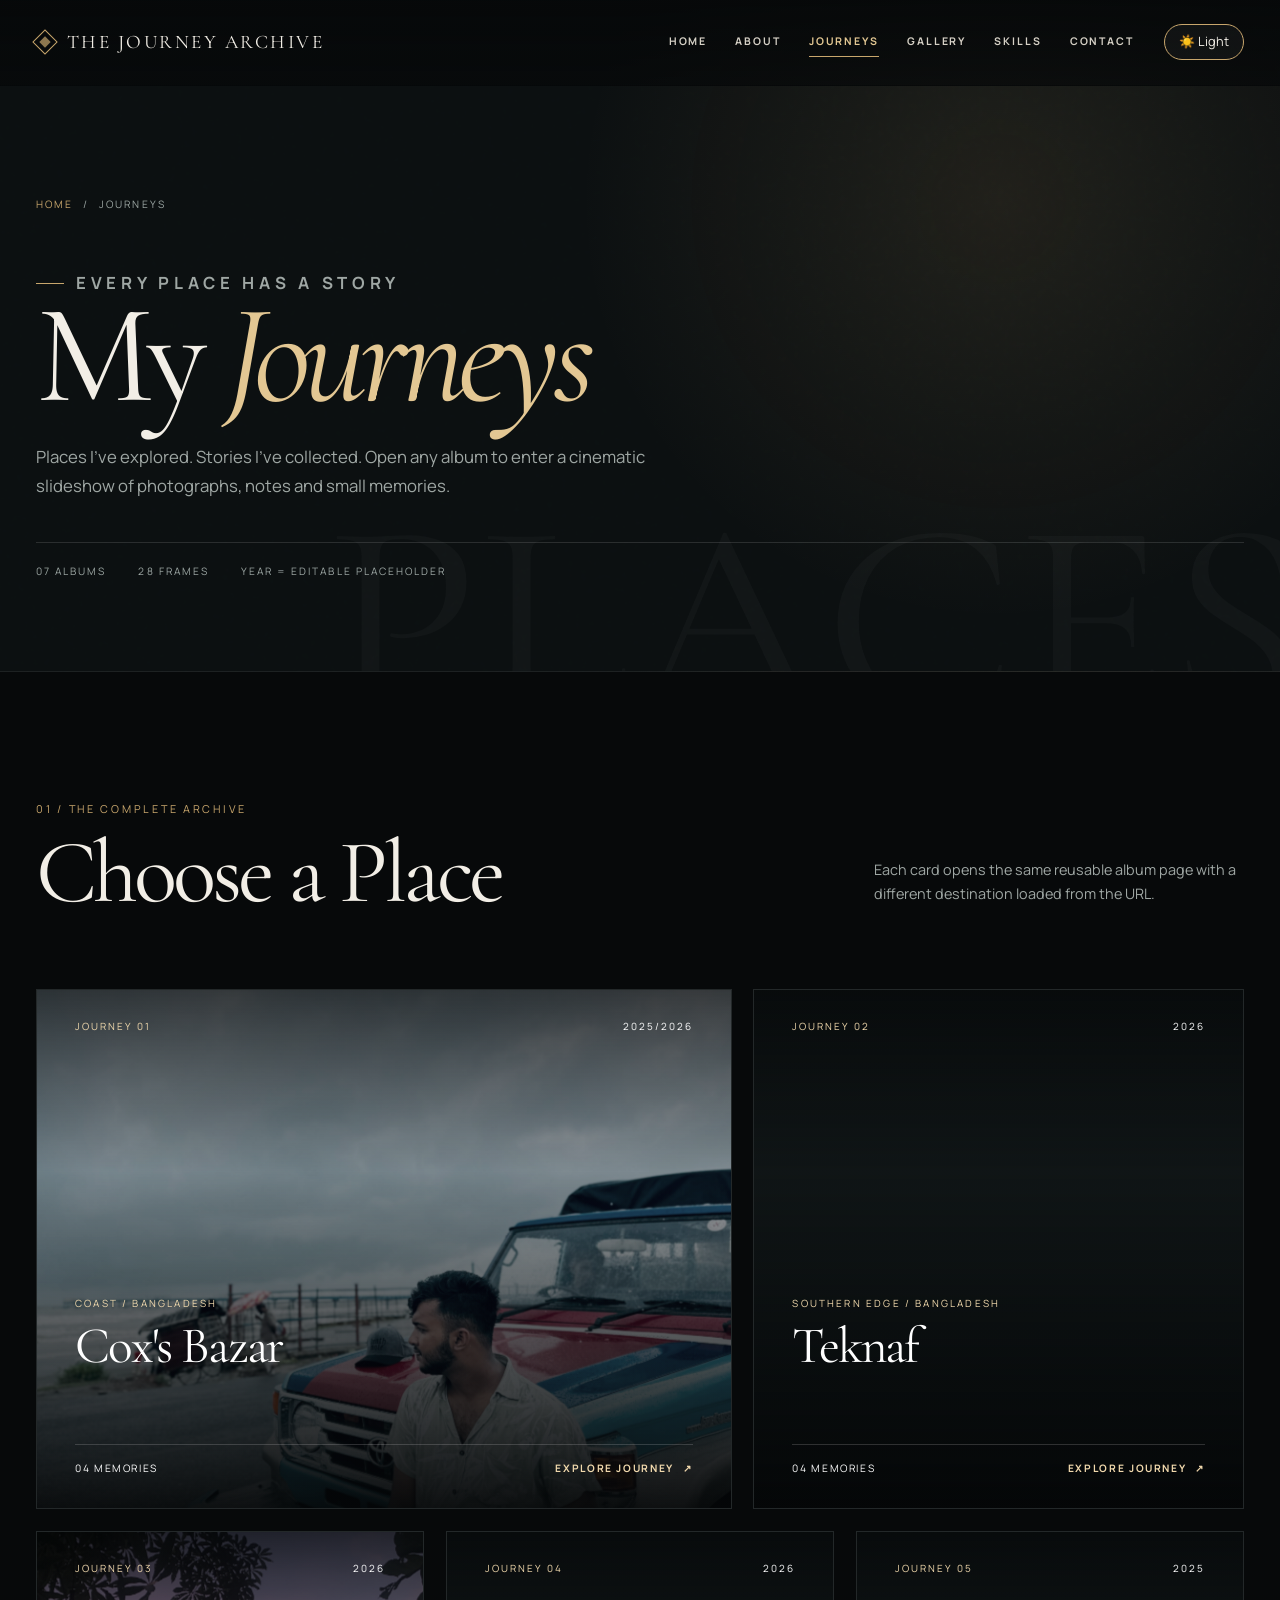
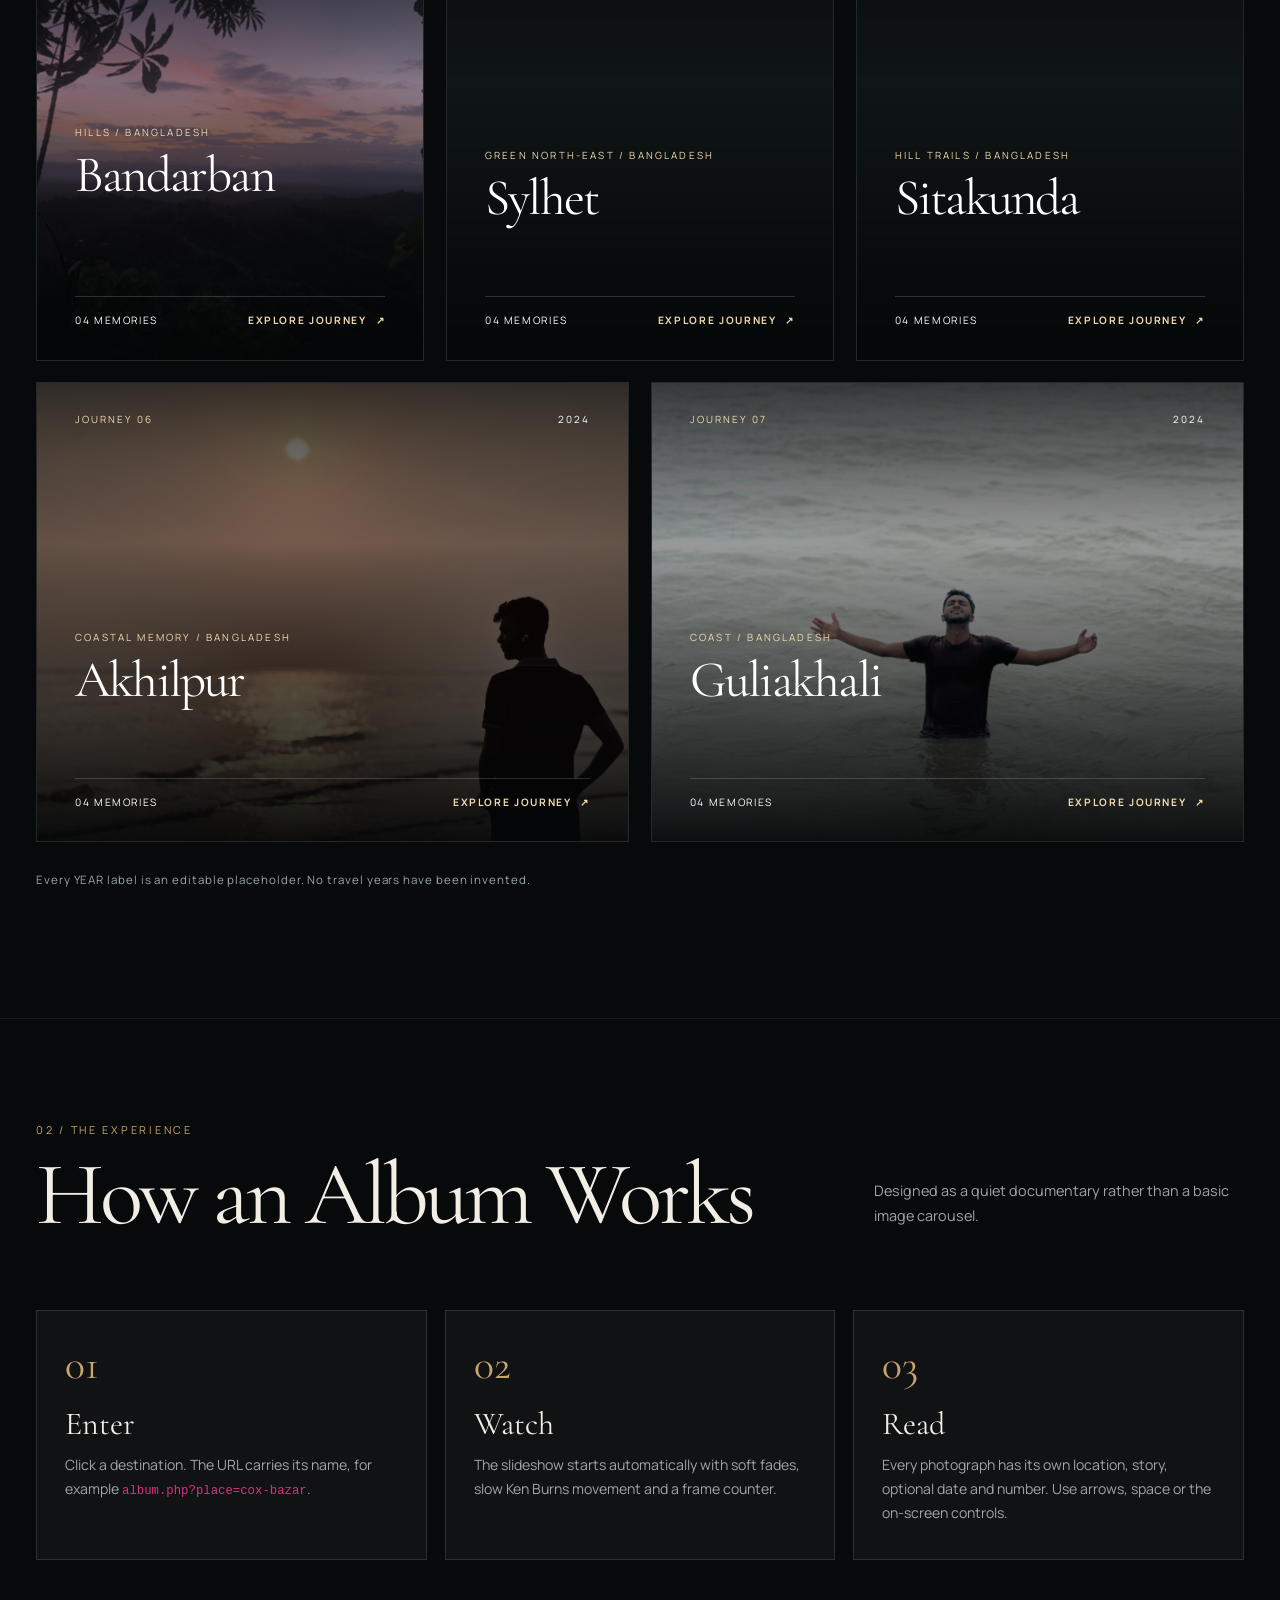
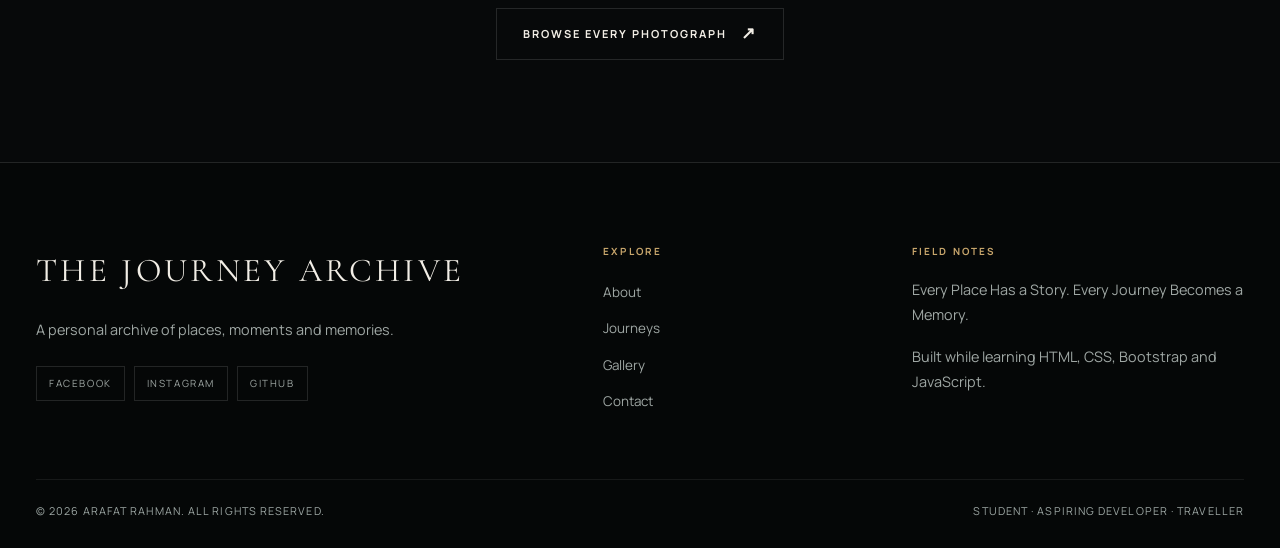
<file: albums.html>
<!DOCTYPE html>
<!--
  THE JOURNEY ARCHIVE — albums.html
  Full list of travel albums. Cards are rendered from js/script.js.
-->
<html lang="en">
<head>
    <meta charset="UTF-8">
    <meta name="viewport" content="width=device-width, initial-scale=1.0">
    <meta name="theme-color" content="#07090a">
    <meta name="description" content="Explore seven travel journeys from The Journey Archive.">
    <title>My Journeys | THE JOURNEY ARCHIVE</title>
    <script>
        document.documentElement.classList.add("js");
        /* Apply the saved palette before the page is painted. Storage may be unavailable. */
        try {
            if (localStorage.getItem("theme") === "light") {
                document.documentElement.setAttribute("data-theme", "light");
            }
        } catch (error) { /* Use the default dark palette. */ }
        /* Failsafe: never leave the loading screen visible if script.js cannot load. */
        window.setTimeout(function () {
            var loader = document.getElementById("loader");
            if (loader) loader.classList.add("is-hidden");
            if (document.body) document.body.classList.add("is-loaded");
        }, 2200);
    </script>
    <link rel="preconnect" href="https://fonts.googleapis.com">
    <link rel="preconnect" href="https://fonts.gstatic.com" crossorigin>
    <link href="https://fonts.googleapis.com/css2?family=Cormorant+Garamond:ital,wght@0,400;0,500;0,600;1,400&family=Manrope:wght@300;400;500;600;700&display=swap" rel="stylesheet">
    <link href="https://cdn.jsdelivr.net/npm/bootstrap@5.3.3/dist/css/bootstrap.min.css" rel="stylesheet">
    <link rel="stylesheet" href="css/style.css">
    <noscript><style>#loader{display:none!important}</style></noscript>
    <script src="js/script.js" defer></script>
</head>
<body data-page="journeys">
    <a class="skip-link" href="#main-content">Skip to content</a>
    <div class="loading-screen" id="loader" aria-hidden="true">
        <div class="loader-inner"><div class="loader-mark"></div><p class="loader-title">THE JOURNEY ARCHIVE</p><p class="loader-subtitle">A PERSONAL TRAVEL ARCHIVE</p><div class="loader-line"><span></span></div></div>
    </div>
    <header id="site-nav"></header>

    <main id="main-content">
        <section class="page-hero" data-watermark="PLACES" aria-labelledby="page-title">
            <div class="container-xxl page-hero-inner">
                <nav class="breadcrumb-custom" aria-label="Breadcrumb"><a href="index.html">Home</a><span>/</span><span>Journeys</span></nav>
                <p class="eyebrow load-reveal" style="--load-delay:.1s">Every place has a story</p>
                <h1 class="load-reveal" id="page-title" style="--load-delay:.18s">My <em>Journeys</em></h1>
                <p class="load-reveal" style="--load-delay:.28s">Places I've explored. Stories I've collected. Open any album to enter a cinematic slideshow of photographs, notes and small memories.</p>
                <div class="page-hero-meta"><span><span data-total-journeys>07</span> Albums</span><span><span data-total-photos>28</span> Frames</span><span>YEAR = Editable Placeholder</span></div>
            </div>
        </section>

        <section class="section-pad" aria-labelledby="albums-title">
            <div class="container-xxl">
                <div class="section-heading" data-reveal>
                    <div><span class="section-index">01 / The complete archive</span><h2 id="albums-title">Choose a Place</h2></div>
                    <p>Each card opens the same reusable album page with a different destination loaded from the URL.</p>
                </div>

                <!--
                    ALBUM THUMBNAILS — replace these local JPG files with your own photographs:
                    Cox's Bazar  → images/cox-bazar/thumbnail.jpg
                    Teknaf       → images/teknaf/thumbnail.jpg
                    Bandarban    → images/bandarban/thumbnail.jpg
                    Sylhet       → images/sylhet/thumbnail.jpg
                    Sitakunda    → images/sitakunda/thumbnail.jpg
                    Akhilpur     → images/akhilpur/patenga-beach.jpg
                    Guliakhali   → images/guliakhali/thumbnail.jpg

                    IMPORTANT: Akhilpur MUST use images/akhilpur/patenga-beach.jpg.
                    Slideshow images live at images/<place>/photo1.jpg ... photo4.jpg.
                    Edit all paths, years, descriptions and stories in js/script.js.
                -->
                <!-- Replace this with the Patenga Beach thumbnail image -->
                <div class="albums-grid" id="albums-grid" aria-label="All travel albums"></div>
                <p class="section-footnote">Every <span class="travel-year">YEAR</span> label is an editable placeholder. No travel years have been invented.</p>
            </div>
        </section>

        <section class="section-pad-sm skills-section" aria-labelledby="how-title">
            <div class="container-xxl">
                <div class="section-heading" data-reveal>
                    <div><span class="section-index">02 / The experience</span><h2 id="how-title">How an Album Works</h2></div>
                    <p>Designed as a quiet documentary rather than a basic image carousel.</p>
                </div>
                <div class="pillar-grid">
                    <article class="pillar" data-reveal><span class="pillar-no">01</span><h3>Enter</h3><p>Click a destination. The URL carries its name, for example <code>album.php?place=cox-bazar</code>.</p></article>
                    <article class="pillar" data-reveal style="--reveal-delay:.08s"><span class="pillar-no">02</span><h3>Watch</h3><p>The slideshow starts automatically with soft fades, slow Ken Burns movement and a frame counter.</p></article>
                    <article class="pillar" data-reveal style="--reveal-delay:.16s"><span class="pillar-no">03</span><h3>Read</h3><p>Every photograph has its own location, story, optional date and number. Use arrows, space or the on-screen controls.</p></article>
                </div>
                <div class="text-center mt-5" data-reveal><a class="btn-ghost" href="gallery.php">Browse Every Photograph <span class="arrow" aria-hidden="true">↗</span></a></div>
            </div>
        </section>
    </main>
    <div id="site-footer"></div>
</body>
</html>
</file>
<file: css/style.css>
/* ============================================================
   THE JOURNEY ARCHIVE — style.css
   Purpose: all shared visual design for the multi-page portfolio.
   Edit colours, spacing and typography here. Bootstrap 5 provides
   only the base grid/nav utilities; the cinematic look is custom CSS.
   ============================================================ */

:root {
    --bg: #07090a;
    --bg-soft: #0c1011;
    --bg-card: #111617;
    --ink: #f2eee6;
    --ink-soft: #d6d1c6;
    --muted: #9fa7a4;
    --muted-dim: #9ca6a3;
    --gold: #c8a66c;
    --gold-light: #e3c793;
    --sage: #8fa69d;
    --line: rgba(255, 255, 255, 0.12);
    --line-soft: rgba(255, 255, 255, 0.07);
    --glass: rgba(9, 13, 14, 0.72);
    --shadow: 0 28px 80px rgba(0, 0, 0, 0.48);
    --serif: "Cormorant Garamond", Georgia, "Times New Roman", serif;
    --sans: "Manrope", "Segoe UI", Arial, sans-serif;
    /* Surfaces and image overlays keep theme-specific colors in one place. */
    color-scheme: dark;
    --on-gold: #101312;
    --nav-bg: linear-gradient(180deg, rgba(6,8,9,.92), rgba(6,8,9,.72));
    --nav-scrolled: rgba(8,11,12,.92);
    --nav-menu: rgba(9,13,14,.97);
    --footer-bg: #050707;
    --surface: rgba(255,255,255,.035);
    --surface-hover: rgba(200,166,108,.08);
    --lightbox-bg: rgba(3,5,6,.96);
    --watermark: rgba(255,255,255,.025);
    --hero-overlay: linear-gradient(90deg, rgba(5,7,8,.96) 0%, rgba(5,7,8,.78) 43%, rgba(5,7,8,.45) 100%), linear-gradient(0deg, var(--bg) 0%, transparent 38%);
    --philosophy-overlay: radial-gradient(circle at 50% 45%, rgba(7,9,10,.75), rgba(7,9,10,.9) 78%), linear-gradient(0deg, var(--bg), transparent 35%, transparent 65%, var(--bg));
    --album-overlay: linear-gradient(90deg, rgba(4,6,7,.9) 0%, rgba(4,6,7,.52) 48%, rgba(4,6,7,.22) 100%), linear-gradient(0deg, rgba(4,6,7,.94) 0%, transparent 45%, rgba(4,6,7,.5) 100%);
    --nav-height: 86px;
    --ease: cubic-bezier(0.22, 1, 0.36, 1);
}

[data-theme="light"] {
    color-scheme: light;
    --bg: #f8f7f4;
    --bg-soft: #efede8;
    --bg-card: #ffffff;
    --ink: #1a1917;
    --ink-soft: #34332f;
    --muted: #514f49;
    --muted-dim: #5b5953;
    --gold: #76531d;
    --gold-light: #694815;
    --sage: #435e55;
    --line: rgba(38, 34, 27, .25);
    --line-soft: rgba(38, 34, 27, .16);
    --glass: rgba(248, 247, 244, .94);
    --shadow: 0 28px 80px rgba(0, 0, 0, .12);
    --on-gold: #fff;
    --nav-bg: linear-gradient(180deg, rgba(248,247,244,.97), rgba(248,247,244,.90));
    --nav-scrolled: rgba(248,247,244,.96);
    --nav-menu: rgba(248,247,244,.98);
    --footer-bg: #e8e5de;
    --surface: #fff;
    --surface-hover: #f2e9d9;
    --lightbox-bg: rgba(248,247,244,.98);
    --watermark: rgba(38,34,27,.05);
    --hero-overlay: linear-gradient(90deg, rgba(248,247,244,.97) 0%, rgba(248,247,244,.94) 43%, rgba(248,247,244,.83) 100%), linear-gradient(0deg, var(--bg), transparent 38%);
    --philosophy-overlay: linear-gradient(rgba(248,247,244,.91), rgba(248,247,244,.91));
    --album-overlay: linear-gradient(90deg, rgba(248,247,244,.97), rgba(248,247,244,.86)), linear-gradient(0deg, rgba(248,247,244,.97), transparent);
}


* { box-sizing: border-box; }

html {
    scroll-behavior: smooth;
    scroll-padding-top: 90px;
}

body {
    margin: 0;
    min-width: 320px;
    overflow-x: hidden;
    background: var(--bg);
    color: var(--ink);
    font-family: var(--sans);
    font-size: 16px;
    line-height: 1.7;
    -webkit-font-smoothing: antialiased;
    opacity: 1;
    transition: opacity 0.35s ease, transform 0.35s ease;
}

body.is-leaving { opacity: 0; transform: translateY(-8px); }

body::before {
    content: "";
    position: fixed;
    inset: 0;
    z-index: 9999;
    pointer-events: none;
    opacity: 0.18;
    background-image: url("data:image/svg+xml,%3Csvg viewBox='0 0 160 160' xmlns='http://www.w3.org/2000/svg'%3E%3Cfilter id='n'%3E%3CfeTurbulence type='fractalNoise' baseFrequency='.85' numOctaves='3' stitchTiles='stitch'/%3E%3C/filter%3E%3Crect width='100%25' height='100%25' filter='url(%23n)' opacity='.16'/%3E%3C/svg%3E");
    mix-blend-mode: soft-light;
}

a { color: inherit; text-decoration: none; }
a:hover { color: var(--gold-light); }
img { display: block; max-width: 100%; }
button, input, textarea { font: inherit; }
button { color: inherit; }
::selection { background: var(--gold); color: var(--on-gold); }

:focus-visible {
    outline: 2px solid var(--gold-light);
    outline-offset: 4px;
}

.skip-link {
    position: fixed;
    top: 12px;
    left: 12px;
    z-index: 5000;
    padding: 10px 16px;
    background: var(--gold);
    color: var(--on-gold);
    transform: translateY(-150%);
    transition: transform 0.2s ease;
}
.skip-link:focus { transform: translateY(0); }

.container-xxl {
    width: min(100% - 48px, 1400px);
    margin-inline: auto;
}

@media (max-width: 575px) {
    .container-xxl { width: min(100% - 32px, 1400px); }
}

.serif, .display-title { font-family: var(--serif); font-weight: 400; }
.display-title { line-height: 0.98; letter-spacing: -0.035em; }
.eyebrow {
    display: inline-flex;
    align-items: center;
    gap: 12px;
    margin: 0 0 22px;
    color: var(--gold);
    font-size: 0.68rem;
    font-weight: 700;
    letter-spacing: 0.28em;
    text-transform: uppercase;
}
.eyebrow::before {
    content: "";
    width: 28px;
    height: 1px;
    background: var(--gold);
}
.eyebrow.is-centered::after {
    content: "";
    width: 28px;
    height: 1px;
    background: var(--gold);
}
.text-muted-soft { color: var(--muted); }
.text-gold { color: var(--gold); }
.section-pad { padding: clamp(80px, 10vw, 150px) 0; }
.section-pad-sm { padding: clamp(65px, 8vw, 110px) 0; }
.section-line { height: 1px; background: var(--line-soft); border: 0; }

.section-heading {
    display: flex;
    align-items: end;
    justify-content: space-between;
    gap: 40px;
    margin-bottom: clamp(42px, 6vw, 74px);
}
.section-heading h2 {
    max-width: 760px;
    margin: 0;
    font-family: var(--serif);
    font-size: clamp(3rem, 7vw, 6.6rem);
    font-weight: 400;
    line-height: 0.92;
    letter-spacing: -0.045em;
}
.section-heading p {
    max-width: 370px;
    margin: 0 0 8px;
    color: var(--muted);
    font-size: 0.9rem;
}
.section-index {
    display: block;
    margin-bottom: 14px;
    color: var(--gold);
    font-size: 0.68rem;
    letter-spacing: 0.25em;
    text-transform: uppercase;
}

.btn-cinematic, .btn-ghost {
    display: inline-flex;
    align-items: center;
    justify-content: center;
    gap: 14px;
    min-height: 52px;
    padding: 0 26px;
    border: 1px solid var(--gold);
    border-radius: 0;
    font-size: 0.69rem;
    font-weight: 700;
    letter-spacing: 0.18em;
    text-transform: uppercase;
    transition: background 0.35s var(--ease), color 0.35s var(--ease),
                transform 0.35s var(--ease), border-color 0.35s var(--ease);
}
.btn-cinematic { background: var(--gold); color: var(--on-gold); }
.btn-cinematic:hover {
    background: var(--gold-light);
    border-color: var(--gold-light);
    color: var(--on-gold);
    transform: translateY(-3px);
}
.btn-ghost { background: transparent; color: var(--ink); border-color: var(--line); }
.btn-ghost:hover {
    color: var(--gold-light);
    border-color: var(--gold);
    background: rgba(200, 166, 108, 0.07);
    transform: translateY(-3px);
}
.btn-cinematic .arrow, .btn-ghost .arrow { font-size: 1.05rem; line-height: 1; }

/* ---------- Loading screen ---------- */
.loading-screen {
    position: fixed;
    inset: 0;
    z-index: 4000;
    display: grid;
    place-items: center;
    background: var(--bg);
    transition: opacity 0.7s var(--ease), visibility 0.7s var(--ease);
}
.loading-screen.is-hidden { opacity: 0; visibility: hidden; pointer-events: none; }
.loader-inner { text-align: center; padding: 24px; }
.loader-mark {
    width: 34px;
    height: 34px;
    margin: 0 auto 24px;
    border: 1px solid rgba(200, 166, 108, 0.65);
    transform: rotate(45deg);
    position: relative;
}
.loader-mark::after {
    content: "";
    position: absolute;
    inset: 7px;
    border: 1px solid rgba(200, 166, 108, 0.35);
}
.loader-title {
    margin: 0;
    font-family: var(--serif);
    font-size: clamp(1.5rem, 4vw, 2.7rem);
    letter-spacing: 0.15em;
    text-transform: uppercase;
}
.loader-subtitle {
    margin: 10px 0 28px;
    color: var(--muted-dim);
    font-size: 0.62rem;
    letter-spacing: 0.32em;
    text-transform: uppercase;
}
.loader-line { width: 180px; height: 1px; margin: auto; background: var(--line); overflow: hidden; }
.loader-line span {
    display: block;
    width: 45%;
    height: 100%;
    background: var(--gold);
    animation: loaderSweep 1.05s ease-in-out infinite;
}
@keyframes loaderSweep { 0% { transform: translateX(-110%); } 100% { transform: translateX(330%); } }

/* ---------- Navigation ---------- */
.site-nav {
    z-index: 1200;
    padding: 21px 0;
    background: var(--nav-bg);
    border-bottom: 1px solid transparent;
    transition: padding 0.4s var(--ease), background 0.4s var(--ease),
                border-color 0.4s var(--ease), backdrop-filter 0.4s ease;
}
.theme-toggle {
    padding: 6px 14px;
    border: 1px solid var(--gold);
    border-radius: 20px;
    background: var(--surface);
    color: var(--ink);
    font-size: .8rem;
}
.theme-toggle:hover { background: var(--surface-hover); color: var(--ink); }
.site-nav.is-scrolled {
    padding: 10px 0;
    background: var(--nav-scrolled);
    border-bottom-color: var(--line);
    backdrop-filter: blur(18px);
    -webkit-backdrop-filter: blur(18px);
}
/* Keep the light navigation opaque over every hero and while scrolling. */
[data-theme="light"] .site-nav,
[data-theme="light"] .site-nav.is-scrolled {
    background: #f8f7f4;
    border-bottom-color: var(--line);
}
[data-theme="light"] .navbar-collapse { background-color: #f8f7f4; }
.navbar { --bs-navbar-padding-y: 0; }
.navbar-brand.brand {
    display: inline-flex;
    align-items: center;
    gap: 13px;
    margin: 0;
    color: var(--ink);
    font-family: var(--serif);
    font-size: clamp(1rem, 1.5vw, 1.3rem);
    letter-spacing: 0.13em;
    text-transform: uppercase;
    white-space: nowrap;
}
.brand-mark {
    position: relative;
    flex: 0 0 auto;
    width: 18px;
    height: 18px;
    border: 1px solid var(--gold);
    transform: rotate(45deg);
}
.brand-mark::after { content: ""; position: absolute; inset: 4px; background: var(--gold); opacity: .7; }
.nav-link-custom {
    position: relative;
    padding: 8px 14px !important;
    color: var(--ink-soft) !important;
    font-size: 0.66rem;
    font-weight: 700;
    letter-spacing: 0.18em;
    text-transform: uppercase;
}
.nav-link-custom::after {
    content: "";
    position: absolute;
    left: 14px;
    right: 14px;
    bottom: 2px;
    height: 1px;
    background: var(--gold);
    transform: scaleX(0);
    transform-origin: left;
    transition: transform 0.35s var(--ease);
}
.nav-link-custom:hover::after, .nav-link-custom.active::after { transform: scaleX(1); }
.nav-link-custom.active { color: var(--gold-light) !important; }
.navbar-toggler {
    width: 46px;
    height: 40px;
    padding: 9px;
    border: 1px solid var(--line);
    border-radius: 0;
    box-shadow: none !important;
}
.navbar-toggler:focus { box-shadow: 0 0 0 2px var(--gold) !important; }
.toggler-line { display: block; width: 100%; height: 1px; margin: 6px 0; background: var(--ink); transition: transform .3s ease, opacity .3s ease; }
.navbar-toggler[aria-expanded="true"] .toggler-line:first-child { transform: translateY(3.5px) rotate(45deg); }
.navbar-toggler[aria-expanded="true"] .toggler-line:last-child { transform: translateY(-3.5px) rotate(-45deg); }
.navbar-collapse { justify-content: flex-end; }
@media (max-width: 991.98px) {
    .navbar-collapse {
        margin-top: 18px;
        padding: 18px;
        background: var(--nav-menu);
        border: 1px solid var(--line);
        backdrop-filter: blur(18px);
    }
    .nav-link-custom { padding: 12px 4px !important; }
}

/* ---------- Page entrance / scroll reveals ---------- */
.js [data-reveal] {
    opacity: 0;
    transform: translateY(30px);
    transition: opacity 0.85s var(--ease), transform 0.85s var(--ease);
    transition-delay: var(--reveal-delay, 0s);
}
.js [data-reveal].is-visible { opacity: 1; transform: none; }
.js .load-reveal { opacity: 0; transform: translateY(24px); }
body.is-loaded .load-reveal {
    animation: riseIn 0.95s var(--ease) both;
    animation-delay: var(--load-delay, 0s);
}
@keyframes riseIn { from { opacity: 0; transform: translateY(26px); } to { opacity: 1; transform: none; } }
@keyframes fadeIn { from { opacity: 0; } to { opacity: 1; } }
/* Animate only the reveal mask/opacity so hover transforms still work. */
@keyframes imageReveal { from { clip-path: inset(0 0 100% 0); opacity: .25; } to { clip-path: inset(0); opacity: 1; } }

/* ---------- Hero ---------- */
.hero {
    position: relative;
    min-height: 100vh;
    min-height: 100svh;
    display: flex;
    align-items: center;
    padding: calc(var(--nav-height) + 65px) 0 90px;
    overflow: hidden;
    isolation: isolate;
}
.hero-bg { position: absolute; inset: 0; z-index: -3; overflow: hidden; }
.hero-bg img {
    width: 100%;
    height: 118%;
    object-fit: cover;
    filter: grayscale(.35) saturate(.65) brightness(.52) contrast(1.08);
    transform: translate3d(0, var(--parallax-y, 0px), 0) scale(1.08);
    will-change: transform;
}
.hero::before {
    content: "";
    position: absolute;
    inset: 0;
    z-index: -2;
    background: var(--hero-overlay);
}
.hero::after {
    content: "";
    position: absolute;
    inset: 0;
    z-index: -1;
    background: radial-gradient(circle at 76% 44%, rgba(200,166,108,.13), transparent 38%);
    pointer-events: none;
}
.hero-grid {
    display: grid;
    grid-template-columns: minmax(0, 1.08fr) minmax(340px, .92fr);
    gap: clamp(35px, 6vw, 90px);
    align-items: center;
    width: 100%;
}
.hero-kicker { margin-bottom: 24px; }
.hero-title {
    margin: 0;
    font-family: var(--serif);
    font-size: clamp(3.3rem, 7.4vw, 8.1rem);
    font-weight: 400;
    line-height: .9;
    letter-spacing: -.055em;
}
.hero-title .name-line { display: block; }
.hero-title .name-placeholder { color: var(--gold-light); font-style: italic; }
.hero-roles {
    margin: 28px 0 0;
    font-size: clamp(.78rem, 1.25vw, 1.02rem);
    font-weight: 700;
    letter-spacing: .22em;
    text-transform: uppercase;
    color: var(--ink-soft);
}
.hero-roles span { color: var(--gold); padding: 0 5px; }
.hero-copy {
    max-width: 540px;
    margin: 26px 0 34px;
    color: var(--muted);
    font-size: clamp(.98rem, 1.2vw, 1.12rem);
    line-height: 1.85;
}
.hero-actions { display: flex; flex-wrap: wrap; gap: 14px; }
.hero-meta {
    display: flex;
    flex-wrap: wrap;
    gap: clamp(22px, 4vw, 58px);
    margin-top: clamp(48px, 7vw, 88px);
    padding-top: 22px;
    border-top: 1px solid var(--line);
}
.hero-meta-item strong {
    display: block;
    font-family: var(--serif);
    font-size: 2rem;
    font-weight: 400;
    line-height: 1;
    color: var(--ink);
}
.hero-meta-item span { color: var(--muted-dim); font-size: .62rem; letter-spacing: .22em; text-transform: uppercase; }
.scroll-cue {
    position: absolute;
    right: 34px;
    bottom: 34px;
    display: flex;
    align-items: center;
    gap: 12px;
    color: var(--muted-dim);
    font-size: .6rem;
    letter-spacing: .25em;
    text-transform: uppercase;
    writing-mode: vertical-rl;
}
.scroll-cue::after { content: ""; width: 1px; height: 54px; background: linear-gradient(var(--gold), transparent); }

.profile-stage {
    position: relative;
    width: min(100%, 500px);
    margin-left: auto;
    perspective: 1000px;
}
.profile-float { position: relative; animation: floatProfile 7s ease-in-out infinite; }
@keyframes floatProfile { 0%,100% { transform: translateY(0); } 50% { transform: translateY(-12px); } }
.profile-frame {
    position: relative;
    padding: 12px;
    border: 1px solid rgba(200,166,108,.48);
    background: linear-gradient(145deg, rgba(255,255,255,.07), rgba(255,255,255,.01));
    box-shadow: 0 0 0 8px rgba(200,166,108,.035), var(--shadow);
    clip-path: polygon(0 0, 100% 0, 100% 92%, 92% 100%, 0 100%);
}
.profile-frame::before {
    content: "";
    position: absolute;
    inset: -1px;
    background: linear-gradient(130deg, rgba(227,199,147,.7), transparent 35%, transparent 70%, rgba(227,199,147,.45));
    opacity: .5;
    pointer-events: none;
}
.profile-image-wrap {
    position: relative;
    overflow: hidden;
    aspect-ratio: 4 / 5;
    background: linear-gradient(160deg, #1b2425, #0a0d0e);
    transform: rotateX(var(--tilt-x, 0deg)) rotateY(var(--tilt-y, 0deg));
    transform-style: preserve-3d;
    transition: transform .5s var(--ease);
}
.profile-image-wrap img {
    width: 100%;
    height: 100%;
    object-fit: cover;
    filter: grayscale(.18) saturate(.78) contrast(1.05) brightness(.88);
    transform: scale(1.04);
    transition: opacity .7s ease;
    opacity: 0;
}
.profile-image-wrap img.is-loaded {
    opacity: 1;
    animation: imageReveal 1.3s var(--ease) both;
}
.profile-image-wrap::after {
    content: "";
    position: absolute;
    inset: 0;
    background: linear-gradient(180deg, transparent 55%, rgba(4,6,7,.62)), linear-gradient(90deg, rgba(4,6,7,.24), transparent);
    pointer-events: none;
}
.profile-light-sweep {
    position: absolute;
    inset: -30% -70%;
    z-index: 2;
    background: linear-gradient(110deg, transparent 42%, rgba(255,255,255,.16) 50%, transparent 58%);
    transform: translateX(-45%);
    animation: lightSweep 7s ease-in-out infinite;
    pointer-events: none;
}
@keyframes lightSweep { 0%, 62% { transform: translateX(-45%); } 100% { transform: translateX(48%); } }
.profile-caption {
    position: absolute;
    left: 28px;
    bottom: 30px;
    z-index: 3;
    padding-left: 14px;
    border-left: 1px solid var(--gold);
    font-size: .62rem;
    letter-spacing: .22em;
    text-transform: uppercase;
    color: var(--ink-soft);
}
.profile-caption strong { display: block; font-family: var(--serif); font-size: 1.25rem; letter-spacing: .04em; text-transform: none; }
.profile-orbit {
    position: absolute;
    z-index: -1;
    border: 1px solid rgba(200,166,108,.18);
    border-radius: 50%;
    pointer-events: none;
}
.profile-orbit.one { width: 520px; height: 520px; top: 50%; left: 50%; transform: translate(-50%,-50%); }
.profile-orbit.two { width: 640px; height: 640px; top: 50%; left: 50%; transform: translate(-50%,-50%); border-style: dashed; opacity: .5; }
.profile-particles { position: absolute; inset: -50px; pointer-events: none; }
.profile-particles i {
    position: absolute;
    width: 3px;
    height: 3px;
    border-radius: 50%;
    background: var(--gold-light);
    opacity: .45;
    animation: particleDrift 6s ease-in-out infinite alternate;
}
.profile-particles i:nth-child(1) { top: 12%; left: 4%; animation-delay: .2s; }
.profile-particles i:nth-child(2) { top: 72%; left: -1%; animation-delay: 1.1s; }
.profile-particles i:nth-child(3) { top: 22%; right: -2%; animation-delay: 2s; }
.profile-particles i:nth-child(4) { bottom: 8%; right: 12%; animation-delay: .6s; }
@keyframes particleDrift { to { transform: translate(14px,-22px); opacity: .8; } }

/* ---------- Shared photo loading ---------- */
.photo-loading { opacity: 0; }
.photo-loading.is-loaded { opacity: 1; transition: opacity .6s ease; }
.journey-card img.is-loaded, .gallery-item img.is-loaded, .featured-item img.is-loaded { animation: imageReveal 1.1s var(--ease) both; }

/* ---------- Intro / manifesto ---------- */
.intro-section { position: relative; border-block: 1px solid var(--line-soft); background: var(--bg-soft); }
.intro-grid { display: grid; grid-template-columns: .75fr 1.25fr; gap: clamp(35px, 7vw, 100px); align-items: start; }
.intro-quote {
    margin: 0;
    font-family: var(--serif);
    font-size: clamp(2.2rem, 4.5vw, 4.8rem);
    line-height: 1.04;
    letter-spacing: -.035em;
}
.intro-quote em { color: var(--gold); font-style: italic; }
.intro-body { color: var(--muted); font-size: 1.04rem; }
.intro-body p:first-child { color: var(--ink-soft); font-size: clamp(1.1rem, 1.5vw, 1.32rem); }
.intro-tags { display: flex; flex-wrap: wrap; gap: 10px; margin-top: 30px; }
.intro-tags span { padding: 8px 13px; border: 1px solid var(--line); color: var(--muted); font-size: .66rem; letter-spacing: .18em; text-transform: uppercase; }

/* Photo captions sit on dark image scrims regardless of the page theme. */
.journey-card, .featured-item, .gallery-item, .mini-journey, .profile-caption {
    --ink: #f2eee6;
    --ink-soft: #f2eee6;
    --muted: #e2ded5;
    --gold: #e3c793;
    --gold-light: #f1d9ad;
    color: var(--ink);
}
/* Set heading and overlay colors explicitly: Bootstrap's heading color and
   page theme variables must never turn text dark over a photograph. */
.journey-card h3, .journey-card .card-description,
.journey-card .card-top, .journey-card .card-meta-row,
.featured-item .featured-caption, .featured-item .featured-caption strong,
.gallery-item .gallery-overlay, .gallery-item .gallery-overlay strong,
.gallery-item .gallery-overlay small, .mini-journey h3 {
    color: #fff;
}
.journey-card .card-number, .journey-card .card-region,
.journey-card .card-cta, .gallery-item .gallery-place, .mini-journey span {
    color: #f1d9ad;
}
.journey-card:hover, .featured-item:hover, .mini-journey:hover { color: var(--ink); }

/* ---------- Journeys / editorial album cards ---------- */
.journeys-section { position: relative; }
.journeys-grid, .albums-grid {
    display: grid;
    grid-template-columns: repeat(12, minmax(0, 1fr));
    gap: clamp(14px, 1.7vw, 24px);
}
.journey-card-wrap { grid-column: span 4; min-width: 0; }
.journey-card-wrap:nth-child(1) { grid-column: span 7; }
.journey-card-wrap:nth-child(2) { grid-column: span 5; }
.journey-card-wrap:nth-child(6), .journey-card-wrap:nth-child(7) { grid-column: span 6; }
.journey-card {
    position: relative;
    display: block;
    height: 100%;
    min-height: 430px;
    overflow: hidden;
    background: #121819;
    border: 1px solid var(--line-soft);
    isolation: isolate;
}
.journey-card-wrap:nth-child(1) .journey-card, .journey-card-wrap:nth-child(2) .journey-card { min-height: 520px; }
.journey-card-wrap:nth-child(6) .journey-card, .journey-card-wrap:nth-child(7) .journey-card { min-height: 460px; }
.journey-card img {
    position: absolute;
    inset: 0;
    width: 100%;
    height: 100%;
    object-fit: cover;
    filter: grayscale(.24) saturate(.72) brightness(.74);
    transform: scale(1.04);
    transition: transform 1.25s var(--ease), filter .8s ease, opacity .6s ease;
}
.journey-card::before {
    content: "";
    position: absolute;
    inset: 0;
    z-index: 1;
    background: linear-gradient(180deg, rgba(4,6,7,.7) 0%, rgba(4,6,7,.15) 35%, rgba(4,6,7,.94) 100%);
    transition: background .6s ease;
}
.journey-card::after {
    content: "";
    position: absolute;
    inset: 12px;
    z-index: 2;
    border: 1px solid rgba(255,255,255,.16);
    opacity: 0;
    transform: scale(.97);
    transition: opacity .5s ease, transform .7s var(--ease);
    pointer-events: none;
}
.journey-card:hover img { transform: scale(1.13) translateY(-1%); filter: grayscale(0) saturate(.9) brightness(.82); }
.journey-card:hover::before { background: linear-gradient(180deg, rgba(4,6,7,.7), rgba(4,6,7,.2) 30%, rgba(4,6,7,.95) 100%); }
.journey-card:hover::after { opacity: 1; transform: scale(1); }
.journey-card:hover { border-color: rgba(200,166,108,.45); box-shadow: 0 24px 70px rgba(0,0,0,.45), 0 0 32px rgba(200,166,108,.08); transform: translateY(-7px); }
.journey-card { transition: transform .7s var(--ease), border-color .5s ease, box-shadow .7s ease; }
.card-top, .card-bottom { position: absolute; z-index: 3; left: clamp(22px, 3vw, 38px); right: clamp(22px, 3vw, 38px); }
.card-top { top: 28px; display: flex; justify-content: space-between; gap: 12px; font-size: .62rem; letter-spacing: .2em; text-transform: uppercase; color: rgba(255,255,255,.78); }
.card-number { color: var(--gold-light); }
.card-bottom { bottom: 30px; }
.card-region { display: block; margin-bottom: 10px; color: var(--gold); font-size: .62rem; letter-spacing: .22em; text-transform: uppercase; }
.journey-card h3 { margin: 0 0 10px; font-family: var(--serif); font-size: clamp(2.2rem, 4vw, 4.15rem); font-weight: 400; line-height: .95; letter-spacing: -.035em; }
.card-description { max-width: 500px; margin: 0; color: var(--ink-soft); font-size: .88rem; line-height: 1.65; opacity: 0; transform: translateY(12px); transition: opacity .5s ease, transform .5s var(--ease); }
.card-meta-row { display: flex; flex-wrap: wrap; align-items: center; gap: 14px 24px; margin-top: 17px; padding-top: 15px; border-top: 1px solid rgba(255,255,255,.16); color: var(--muted); font-size: .64rem; letter-spacing: .16em; text-transform: uppercase; }
.card-cta { display: inline-flex; align-items: center; gap: 9px; margin-left: auto; color: var(--gold-light); font-weight: 700; }
.card-cta .arrow { transition: transform .4s var(--ease); }
.journey-card:hover .card-description { opacity: 1; transform: none; }
.journey-card:hover .card-cta .arrow { transform: translateX(6px); }
.journey-card:focus-visible { outline-offset: 6px; }
.section-footnote { margin: 28px 0 0; color: var(--muted-dim); font-size: .72rem; letter-spacing: .08em; }

/* ---------- Philosophy quote / parallax ---------- */
.philosophy {
    position: relative;
    min-height: clamp(520px, 72vh, 760px);
    display: grid;
    place-items: center;
    overflow: hidden;
    border-block: 1px solid var(--line-soft);
    isolation: isolate;
}
.philosophy-bg { position: absolute; inset: 0; z-index: -2; overflow: hidden; }
.philosophy-bg img {
    width: 100%;
    height: 125%;
    object-fit: cover;
    filter: grayscale(.4) brightness(.43) contrast(1.12);
    transform: translate3d(0, var(--parallax-y, 0px), 0) scale(1.1);
}
.philosophy::after {
    content: "";
    position: absolute;
    inset: 0;
    z-index: -1;
    background: var(--philosophy-overlay);
}
.philosophy-inner { position: relative; max-width: 1050px; padding: 80px 0; text-align: center; }
.philosophy-mark { margin: 0 auto 26px; color: var(--gold); font-family: var(--serif); font-size: 5rem; line-height: .5; }
.philosophy blockquote {
    margin: 0;
    font-family: var(--serif);
    font-size: clamp(2.5rem, 6.4vw, 6.4rem);
    font-weight: 400;
    line-height: 1.05;
    letter-spacing: -.04em;
}
.philosophy blockquote em { color: var(--gold-light); font-style: italic; }
.philosophy-credit { margin: 34px 0 0; color: var(--muted); font-size: .65rem; letter-spacing: .28em; text-transform: uppercase; }

/* ---------- Timeline ---------- */
.timeline-section { background: var(--bg-soft); }
.timeline-list { position: relative; max-width: 1000px; margin: 0 auto; padding: 10px 0; }
.timeline-list::before {
    content: "";
    position: absolute;
    top: 0;
    bottom: 0;
    left: 50%;
    width: 1px;
    background: linear-gradient(transparent, var(--line) 8%, var(--line) 92%, transparent);
}
.timeline-item {
    position: relative;
    display: grid;
    grid-template-columns: 1fr 80px 1fr;
    align-items: center;
    min-height: 168px;
}
.timeline-item::before {
    content: "";
    grid-column: 2;
    justify-self: center;
    width: 11px;
    height: 11px;
    border: 1px solid var(--gold);
    border-radius: 50%;
    background: var(--bg-soft);
    box-shadow: 0 0 0 7px rgba(200,166,108,.07);
    z-index: 1;
}
.timeline-item:nth-child(odd) .timeline-content { grid-column: 1; text-align: right; grid-row: 1; padding-right: 34px; }
.timeline-item:nth-child(even) .timeline-content { grid-column: 3; grid-row: 1; padding-left: 34px; }
.timeline-item:nth-child(odd)::before { grid-row: 1; }
.timeline-item:nth-child(even)::before { grid-row: 1; }
.timeline-year {
    display: block;
    font-family: var(--serif);
    font-size: clamp(3.2rem, 6vw, 5.7rem);
    line-height: .9;
    letter-spacing: -.04em;
    color: var(--gold-light);
}
.timeline-edit { display: block; margin-top: 5px; color: var(--muted-dim); font-size: .58rem; letter-spacing: .22em; text-transform: uppercase; }
.timeline-content h3 { margin: 12px 0 4px; font-family: var(--serif); font-size: 1.8rem; font-weight: 400; }
.timeline-content p { margin: 0; color: var(--muted); font-size: .84rem; }
.timeline-note { max-width: 700px; margin: 45px auto 0; text-align: center; color: var(--muted-dim); font-size: .78rem; }

/* ---------- About ---------- */
.about-layout { display: grid; grid-template-columns: minmax(0, .9fr) minmax(0, 1.1fr); gap: clamp(40px, 7vw, 105px); align-items: center; }
.about-photo-composition { position: relative; padding: 0 0 42px 42px; }
.about-photo-main { position: relative; overflow: hidden; aspect-ratio: 4 / 5; border: 1px solid var(--line); background: #141a1b; }
.about-photo-main img { width: 100%; height: 100%; object-fit: cover; filter: grayscale(.3) saturate(.7) brightness(.82); }
.about-photo-frame { position: absolute; inset: 32px -32px -32px 0; border: 1px solid rgba(200,166,108,.45); z-index: -1; }
.about-photo-label {
    position: absolute;
    right: -10px;
    bottom: 8px;
    padding: 14px 18px;
    background: var(--gold);
    color: var(--on-gold);
    font-size: .62rem;
    font-weight: 700;
    letter-spacing: .2em;
    text-transform: uppercase;
}
.about-copy h2 { margin: 0 0 24px; font-family: var(--serif); font-size: clamp(2.8rem, 5.4vw, 5.5rem); font-weight: 400; line-height: .98; letter-spacing: -.04em; }
.about-copy p { color: var(--muted); font-size: 1rem; }
.about-copy p.lead { color: var(--ink-soft); font-size: 1.14rem; }
.about-list { display: grid; grid-template-columns: 1fr 1fr; gap: 12px 28px; margin: 30px 0 36px; padding: 0; list-style: none; }
.about-list li { position: relative; padding-left: 22px; color: var(--ink-soft); font-size: .86rem; }
.about-list li::before { content: "—"; position: absolute; left: 0; color: var(--gold); }

/* ---------- Skills ---------- */
.skills-section { border-top: 1px solid var(--line-soft); }
.skills-intro { max-width: 680px; margin-bottom: 48px; color: var(--muted); }
.skills-grid { display: grid; grid-template-columns: repeat(4, minmax(0, 1fr)); gap: 14px; }
.skill-card {
    position: relative;
    min-height: 180px;
    padding: 26px;
    border: 1px solid var(--line);
    background: var(--surface);
    transition: transform .5s var(--ease), border-color .5s ease, background .5s ease;
    overflow: hidden;
}
.skill-card::after { content: ""; position: absolute; left: 0; bottom: 0; width: 100%; height: 1px; background: linear-gradient(90deg, var(--gold), transparent); transform: scaleX(0); transform-origin: left; transition: transform .6s var(--ease); }
.skill-card:hover { transform: translateY(-7px); border-color: rgba(200,166,108,.45); background: var(--surface-hover); }
.skill-card:hover::after { transform: scaleX(1); }
.skill-number { color: var(--gold); font-size: .64rem; letter-spacing: .2em; }
.skill-card h3 { margin: 22px 0 8px; font-family: var(--serif); font-size: 2rem; font-weight: 400; }
.skill-card p { margin: 0; color: var(--muted); font-size: .8rem; line-height: 1.6; }
.skill-state { display: inline-block; margin-top: 16px; padding: 4px 9px; border: 1px solid var(--line); color: var(--muted-dim); font-size: .56rem; letter-spacing: .18em; text-transform: uppercase; }
.learning-path { display: flex; flex-wrap: wrap; align-items: center; gap: 12px; margin-top: 34px; padding-top: 28px; border-top: 1px solid var(--line-soft); }
.learning-path span { color: var(--muted); font-size: .68rem; letter-spacing: .16em; text-transform: uppercase; }
.learning-path .dot { width: 6px; height: 6px; border-radius: 50%; background: var(--gold); box-shadow: 0 0 0 6px rgba(200,166,108,.09); animation: softPulse 2.6s ease-in-out infinite; }
@keyframes softPulse { 50% { box-shadow: 0 0 0 11px rgba(200,166,108,.02); } }
.learner-note { margin: 20px 0 0; color: var(--muted-dim); font-size: .82rem; }

/* ---------- Featured gallery / editorial gallery ---------- */
.featured-grid { display: grid; grid-template-columns: repeat(4, 1fr); grid-auto-rows: 210px; gap: 14px; }
.featured-item { position: relative; overflow: hidden; background: #111819; border: 1px solid var(--line-soft); }
.featured-item:nth-child(1) { grid-column: span 2; grid-row: span 2; }
.featured-item:nth-child(4) { grid-row: span 2; }
.featured-item img { width: 100%; height: 100%; object-fit: cover; filter: grayscale(.25) brightness(.72); transition: transform 1s var(--ease), filter .6s ease; }
.featured-item::after { content: ""; position: absolute; inset: 0; background: linear-gradient(transparent 45%, rgba(3,5,6,.8)); }
.featured-item:hover img { transform: scale(1.09); filter: grayscale(0) brightness(.85); }
.featured-caption { position: absolute; z-index: 2; left: 20px; bottom: 18px; font-size: .64rem; letter-spacing: .16em; text-transform: uppercase; }
.featured-caption strong { display: block; font-family: var(--serif); font-size: 1.35rem; font-weight: 400; letter-spacing: 0; text-transform: none; }

.gallery-toolbar { display: flex; flex-wrap: wrap; justify-content: space-between; align-items: center; gap: 18px; margin-bottom: 32px; }
.gallery-filters { display: flex; flex-wrap: wrap; gap: 8px; }
.filter-btn {
    padding: 9px 15px;
    border: 1px solid var(--line);
    background: transparent;
    color: var(--muted);
    font-size: .64rem;
    font-weight: 700;
    letter-spacing: .15em;
    text-transform: uppercase;
    transition: color .3s ease, border-color .3s ease, background .3s ease;
}
.filter-btn:hover { color: var(--ink); border-color: rgba(200,166,108,.6); }
.filter-btn.active { background: var(--gold); border-color: var(--gold); color: var(--on-gold); }
.gallery-count { color: var(--muted-dim); font-size: .68rem; letter-spacing: .18em; text-transform: uppercase; }
.gallery-masonry { columns: 3; column-gap: 16px; }
.gallery-item {
    display: block;
    width: 100%;
    position: relative;
    break-inside: avoid;
    margin: 0 0 16px;
    padding: 0;
    overflow: hidden;
    border: 1px solid var(--line-soft);
    background: #111819;
    text-align: left;
    cursor: zoom-in;
}
.gallery-item[hidden] { display: none; }
.gallery-item img { width: 100%; height: 100%; object-fit: cover; filter: grayscale(.2) brightness(.75); transition: transform 1.1s var(--ease), filter .6s ease; }
.gallery-item[data-size="tall"] img { aspect-ratio: 3 / 4.6; }
.gallery-item[data-size="wide"] img { aspect-ratio: 4 / 3; }
.gallery-item[data-size="square"] img { aspect-ratio: 1 / 1; }
.gallery-item::after { content: ""; position: absolute; inset: 0; background: linear-gradient(transparent 40%, rgba(3,5,6,.88)); opacity: .8; transition: opacity .5s ease; }
.gallery-item:hover img { transform: scale(1.08); filter: grayscale(0) brightness(.88); }
.gallery-item:hover::after { opacity: 1; }
.gallery-overlay { position: absolute; z-index: 2; left: 22px; right: 22px; bottom: 20px; transform: translateY(8px); opacity: 0; transition: opacity .45s ease, transform .45s var(--ease); }
.gallery-item:hover .gallery-overlay, .gallery-item:focus-visible .gallery-overlay { opacity: 1; transform: none; }
.gallery-place { color: var(--gold); font-size: .58rem; letter-spacing: .22em; text-transform: uppercase; }
.gallery-overlay strong { display: block; font-family: var(--serif); font-size: 1.6rem; font-weight: 400; line-height: 1.1; }
.gallery-overlay small { color: var(--muted); font-size: .68rem; }
.gallery-enter { animation: galleryIn .55s var(--ease) both; }
@keyframes galleryIn { from { opacity: 0; transform: translateY(14px) scale(.98); } to { opacity: 1; transform: none; } }

.gallery-empty {
    max-width: 640px;
    margin: 18px auto 40px;
    padding: clamp(34px, 6vw, 58px) clamp(22px, 5vw, 48px);
    border: 1px solid var(--line);
    background: linear-gradient(160deg, rgba(200,166,108,.05), transparent 60%), var(--surface);
    text-align: center;
}
.gallery-empty h3 { margin: 14px 0 12px; font-family: var(--serif); font-size: clamp(1.9rem, 3.4vw, 2.8rem); font-weight: 400; line-height: 1.1; }
.gallery-empty p { max-width: 430px; margin: 0 auto 26px; color: var(--muted); font-size: .92rem; }

/* ---------- Lightbox ---------- */
.lightbox {
    position: fixed;
    inset: 0;
    z-index: 3500;
    display: none;
    place-items: center;
    padding: clamp(18px, 4vw, 55px);
    background: var(--lightbox-bg);
    backdrop-filter: blur(12px);
}
.lightbox.is-open { display: grid; animation: fadeIn .35s ease both; }
.lightbox-inner { width: min(100%, 1250px); display: grid; grid-template-columns: 1fr 330px; gap: 28px; align-items: center; }
.lightbox-photo { position: relative; min-height: 300px; max-height: 78vh; overflow: hidden; background: #101617; }
.lightbox-photo img { width: 100%; height: min(76vh, 760px); object-fit: contain; }
.lightbox-info { padding: 18px 0; }
.lightbox-info .gallery-place { display: block; margin-bottom: 18px; }
.lightbox-info h2 { margin: 0 0 16px; font-family: var(--serif); font-size: clamp(2rem, 3.2vw, 3.4rem); font-weight: 400; line-height: 1; }
.lightbox-info p { color: var(--ink-soft); }
.lightbox-date { color: var(--muted-dim); font-size: .67rem; letter-spacing: .2em; text-transform: uppercase; }
.lightbox-controls { display: flex; align-items: center; gap: 10px; margin-top: 28px; }
.lightbox-counter { margin-left: auto; color: var(--gold-light); font-size: .7rem; letter-spacing: .16em; }
.lightbox-close { position: absolute; top: 20px; right: 28px; z-index: 3; }
.circle-btn {
    display: inline-grid;
    place-items: center;
    width: 44px;
    height: 44px;
    border: 1px solid var(--line);
    border-radius: 50%;
    background: rgba(255,255,255,.03);
    color: var(--ink);
    font-size: 1rem;
    transition: background .3s ease, border-color .3s ease, transform .3s ease;
}
.circle-btn:hover { background: var(--gold); color: var(--on-gold); border-color: var(--gold); transform: translateY(-2px); }

/* ---------- Inner page heroes ---------- */
.page-hero {
    position: relative;
    padding: calc(var(--nav-height) + 110px) 0 90px;
    overflow: hidden;
    border-bottom: 1px solid var(--line-soft);
    background: radial-gradient(circle at 78% 30%, rgba(200,166,108,.11), transparent 38%), var(--bg-soft);
}
.page-hero::after {
    content: attr(data-watermark);
    position: absolute;
    right: -2vw;
    bottom: -5vw;
    color: var(--watermark);
    font-family: var(--serif);
    font-size: clamp(8rem, 22vw, 22rem);
    line-height: .8;
    white-space: nowrap;
    pointer-events: none;
}
.page-hero-inner { position: relative; z-index: 1; }
.page-hero h1 { margin: 0; font-family: var(--serif); font-size: clamp(4rem, 11vw, 11rem); font-weight: 400; line-height: .82; letter-spacing: -.055em; }
.page-hero h1 em { color: var(--gold-light); font-style: italic; }
.page-hero p { max-width: 640px; margin: 30px 0 0; color: var(--muted); font-size: 1.05rem; }
.page-hero-meta { display: flex; flex-wrap: wrap; gap: 12px 32px; margin-top: 42px; padding-top: 20px; border-top: 1px solid var(--line); color: var(--muted-dim); font-size: .64rem; letter-spacing: .2em; text-transform: uppercase; }
.breadcrumb-custom { display: flex; gap: 10px; margin: 0 0 26px; color: var(--muted-dim); font-size: .64rem; letter-spacing: .2em; text-transform: uppercase; }
.breadcrumb-custom a { color: var(--gold); }

/* ---------- About page extra sections ---------- */
.pillar-grid { display: grid; grid-template-columns: repeat(3, 1fr); gap: 18px; }
.pillar { padding: 34px 28px; border: 1px solid var(--line); background: var(--surface); }
.pillar .pillar-no { color: var(--gold); font-family: var(--serif); font-size: 2.6rem; line-height: 1; }
.pillar h3 { margin: 18px 0 10px; font-family: var(--serif); font-size: 2rem; font-weight: 400; }
.pillar p { margin: 0; color: var(--muted); font-size: .88rem; }
.pull-quote { max-width: 900px; margin: 0 auto; text-align: center; font-family: var(--serif); font-size: clamp(2rem, 4.5vw, 4.4rem); line-height: 1.12; letter-spacing: -.03em; }
.pull-quote span { color: var(--gold); }

/* ---------- Album slideshow ---------- */
.album-page { background: var(--bg); }
.album-stage {
    position: relative;
    min-height: 100vh;
    min-height: 100svh;
    overflow: hidden;
    isolation: isolate;
    background: #090c0d;
}
.slide-layers { position: absolute; inset: 0; z-index: -2; }
.slide-layer {
    position: absolute;
    inset: 0;
    width: 100%;
    height: 100%;
    object-fit: cover;
    opacity: 0;
    filter: grayscale(.16) saturate(.82) brightness(.72) contrast(1.06);
    transform: scale(1.04);
    transition: opacity 1.15s ease;
}
.slide-layer.is-active { opacity: 1; animation: kenBurns 10s linear both; }
@keyframes kenBurns { from { transform: scale(1.04) translate(0,0); } to { transform: scale(1.15) translate(-1.2%,-.8%); } }
.album-stage::before {
    content: "";
    position: absolute;
    inset: 0;
    z-index: -1;
    background: var(--album-overlay);
    pointer-events: none;
}
.album-overlay {
    position: relative;
    z-index: 2;
    min-height: 100svh;
    display: flex;
    flex-direction: column;
    justify-content: space-between;
    padding: calc(var(--nav-height) + 44px) 0 40px;
}
.album-topbar { display: flex; justify-content: space-between; align-items: start; gap: 24px; }
.album-back { color: var(--ink-soft); font-size: .65rem; letter-spacing: .2em; text-transform: uppercase; }
.album-back:hover { color: var(--gold-light); }
.album-title-small { margin: 8px 0 0; font-family: var(--serif); font-size: clamp(1.4rem, 2.4vw, 2.4rem); font-weight: 400; }
.album-counter { text-align: right; }
.album-counter strong { display: block; font-family: var(--serif); font-size: clamp(2.2rem, 4vw, 4rem); font-weight: 400; line-height: 1; color: var(--gold-light); }
.album-counter span { color: var(--muted); font-size: .62rem; letter-spacing: .22em; text-transform: uppercase; }
.album-bottom { display: grid; grid-template-columns: minmax(0, 1fr) 320px; gap: 40px; align-items: end; }
.album-story-panel { max-width: 760px; transition: opacity .28s ease, transform .28s var(--ease); }
.album-story-panel.is-changing { opacity: 0; transform: translateY(14px); }
.album-place { display: block; margin-bottom: 16px; color: var(--gold); font-size: .66rem; letter-spacing: .28em; text-transform: uppercase; }
.album-story-panel h2 { margin: 0 0 14px; font-family: var(--serif); font-size: clamp(3rem, 7vw, 7.2rem); font-weight: 400; line-height: .88; letter-spacing: -.045em; }
.album-story { max-width: 650px; margin: 0; color: var(--ink-soft); font-size: clamp(1rem, 1.35vw, 1.2rem); line-height: 1.75; }
.album-date { margin: 16px 0 0; color: var(--muted-dim); font-size: .64rem; letter-spacing: .2em; text-transform: uppercase; }
.album-controls-panel { padding: 18px; border: 1px solid var(--line); background: var(--glass); backdrop-filter: blur(14px); }
.album-controls { display: flex; flex-wrap: wrap; gap: 8px; }
.control-button {
    min-width: 46px;
    height: 44px;
    padding: 0 13px;
    border: 1px solid var(--line);
    background: var(--surface);
    font-size: .65rem;
    letter-spacing: .12em;
    text-transform: uppercase;
    transition: background .3s ease, border-color .3s ease;
}
.control-button:hover { background: rgba(200,166,108,.14); border-color: var(--gold); }
.control-button .symbol { display: inline-block; margin-right: 7px; color: var(--gold-light); font-size: .95rem; }
.progress-track { height: 1px; margin-top: 18px; background: var(--line); overflow: hidden; }
.progress-fill { display: block; width: 100%; height: 100%; background: var(--gold); transform-origin: left; transform: scaleX(0); }
.progress-fill.is-running { animation: slideProgress 5.5s linear forwards; }
@keyframes slideProgress { from { transform: scaleX(0); } to { transform: scaleX(1); } }
.control-hint { margin: 12px 0 0; color: var(--muted-dim); font-size: .6rem; letter-spacing: .1em; }
.slide-thumbs { display: flex; gap: 8px; overflow-x: auto; padding: 16px 0 4px; scrollbar-width: thin; }
.slide-thumb { flex: 0 0 76px; width: 76px; height: 54px; padding: 0; border: 1px solid var(--line); background: #101617; opacity: .55; transition: opacity .3s ease, border-color .3s ease, transform .3s ease; }
.slide-thumb img { width: 100%; height: 100%; object-fit: cover; }
.slide-thumb:hover { opacity: .85; transform: translateY(-2px); }
.slide-thumb.active { opacity: 1; border-color: var(--gold); box-shadow: 0 0 0 2px rgba(200,166,108,.18); }
.album-info-strip { display: grid; grid-template-columns: 1fr 1fr 1fr; gap: 20px; padding: 34px 0; border-bottom: 1px solid var(--line-soft); }
.album-info-strip div span { display: block; color: var(--muted-dim); font-size: .6rem; letter-spacing: .22em; text-transform: uppercase; }
.album-info-strip div strong { display: block; margin-top: 7px; font-family: var(--serif); font-size: 1.6rem; font-weight: 400; }
.story-list { display: grid; grid-template-columns: repeat(2, 1fr); gap: 14px; }
.story-entry { display: block; width: 100%; padding: 24px; color: var(--ink); border: 1px solid var(--line-soft); background: var(--surface); text-align: left; transition: border-color .3s ease, background .3s ease; }
.story-entry:hover, .story-entry.active { border-color: rgba(200,166,108,.5); background: var(--surface-hover); }
.story-entry span { color: var(--gold); font-size: .62rem; letter-spacing: .2em; }
.story-entry h3 { margin: 10px 0 8px; font-family: var(--serif); font-size: 1.7rem; font-weight: 400; }
.story-entry p { margin: 0; color: var(--muted); font-size: .85rem; }
.mini-journeys { display: grid; grid-template-columns: repeat(3, 1fr); gap: 14px; }
.mini-journey { position: relative; min-height: 260px; overflow: hidden; border: 1px solid var(--line-soft); }
.mini-journey img { position: absolute; inset: 0; width: 100%; height: 100%; object-fit: cover; filter: brightness(.64); transition: transform .9s var(--ease); }
.mini-journey:hover img { transform: scale(1.1); }
.mini-journey::after { content: ""; position: absolute; inset: 0; background: linear-gradient(transparent 30%, rgba(3,5,6,.9)); }
.mini-journey div { position: absolute; z-index: 2; bottom: 20px; left: 22px; right: 22px; }
.mini-journey h3 { margin: 0; font-family: var(--serif); font-size: 2rem; font-weight: 400; }
.mini-journey span { color: var(--gold); font-size: .6rem; letter-spacing: .2em; text-transform: uppercase; }
.album-not-found { padding: 180px 0; text-align: center; }

/* ---------- Contact ---------- */
.contact-section { border-top: 1px solid var(--line-soft); background: var(--bg-soft); }
.contact-layout { display: grid; grid-template-columns: .8fr 1.2fr; gap: clamp(40px, 7vw, 100px); }
.contact-copy h2 { margin: 0; font-family: var(--serif); font-size: clamp(3rem, 6.5vw, 6.6rem); font-weight: 400; line-height: .92; letter-spacing: -.045em; }
.contact-copy p { max-width: 440px; margin: 26px 0 0; color: var(--muted); }
.contact-detail { margin-top: 40px; padding-top: 22px; border-top: 1px solid var(--line); color: var(--muted-dim); font-size: .68rem; letter-spacing: .18em; text-transform: uppercase; }
.form-grid { display: grid; grid-template-columns: 1fr 1fr; gap: 18px; }
.form-field { margin-bottom: 18px; }
.form-field.full { grid-column: 1 / -1; }
.form-field label { display: block; margin-bottom: 8px; color: var(--ink-soft); font-size: .65rem; font-weight: 700; letter-spacing: .18em; text-transform: uppercase; }
.form-field input, .form-field textarea {
    width: 100%;
    padding: 15px 16px;
    border: 1px solid var(--line);
    border-radius: 0;
    background: var(--surface);
    color: var(--ink);
    font-size: .92rem;
    transition: border-color .3s ease, background .3s ease;
}
.form-field textarea { min-height: 160px; resize: vertical; }
.form-field input::placeholder, .form-field textarea::placeholder { color: var(--muted-dim); }
.form-field input:focus, .form-field textarea:focus { outline: none; border-color: var(--gold); background: rgba(200,166,108,.045); box-shadow: 0 0 0 1px rgba(200,166,108,.25); }
.form-status { min-height: 24px; margin: 14px 0 0; color: var(--gold-light); font-size: .78rem; }
.form-note { margin: 8px 0 0; color: var(--muted-dim); font-size: .72rem; }

/* ---------- Footer ---------- */
.site-footer { padding: 80px 0 28px; background: var(--footer-bg); border-top: 1px solid var(--line); }
.footer-grid { display: grid; grid-template-columns: 1.4fr .7fr .9fr; gap: 50px; }
.footer-brand { font-family: var(--serif); font-size: clamp(1.5rem, 2.6vw, 2.3rem); letter-spacing: .1em; text-transform: uppercase; }
.footer-desc { max-width: 390px; margin: 18px 0 0; color: var(--muted); font-size: .9rem; }
.footer-heading { margin: 0 0 18px; color: var(--gold); font-size: .62rem; font-weight: 700; letter-spacing: .22em; text-transform: uppercase; }
.footer-links { display: grid; gap: 9px; margin: 0; padding: 0; list-style: none; }
.footer-links a { color: var(--muted); font-size: .84rem; transition: color .3s ease, padding-left .3s ease; }
.footer-links a:hover { color: var(--gold-light); padding-left: 5px; }
.social-row { display: flex; flex-wrap: wrap; gap: 9px; margin-top: 24px; }
.social-link { padding: 8px 12px; border: 1px solid var(--line); color: var(--muted); font-size: .62rem; letter-spacing: .16em; text-transform: uppercase; }
.social-link:hover { border-color: var(--gold); color: var(--gold-light); }
.footer-bottom { display: flex; flex-wrap: wrap; justify-content: space-between; gap: 12px; margin-top: 65px; padding-top: 22px; border-top: 1px solid var(--line-soft); color: var(--muted-dim); font-size: .68rem; letter-spacing: .1em; text-transform: uppercase; }

/* ---------- Custom cursor / toast ---------- */
.cursor-dot, .cursor-ring { position: fixed; top: 0; left: 0; z-index: 4500; pointer-events: none; border-radius: 50%; opacity: 0; transition: opacity .3s ease; }
.cursor-dot { width: 5px; height: 5px; margin: -2.5px 0 0 -2.5px; background: var(--gold-light); }
.cursor-ring { width: 34px; height: 34px; margin: -17px 0 0 -17px; border: 1px solid rgba(200,166,108,.65); transition: width .25s ease, height .25s ease, margin .25s ease, border-color .25s ease, opacity .3s ease; }
.cursor-ring.is-hover { width: 56px; height: 56px; margin: -28px 0 0 -28px; border-color: rgba(227,199,147,.9); background: rgba(200,166,108,.06); }
body.has-custom-cursor, body.has-custom-cursor a, body.has-custom-cursor button { cursor: none; }
body.has-custom-cursor input, body.has-custom-cursor textarea { cursor: text; }
.cursor-dot.is-visible, .cursor-ring.is-visible { opacity: 1; }
.toast-note {
    position: fixed;
    left: 50%;
    bottom: 28px;
    z-index: 4600;
    max-width: min(90vw, 520px);
    padding: 13px 20px;
    border: 1px solid rgba(200,166,108,.45);
    background: var(--nav-menu);
    color: var(--ink-soft);
    font-size: .78rem;
    text-align: center;
    transform: translate(-50%, 20px);
    opacity: 0;
    animation: toastIn .35s var(--ease) forwards;
}
@keyframes toastIn { to { transform: translate(-50%, 0); opacity: 1; } }

/* ---------- Responsive ---------- */
@media (max-width: 1199.98px) {
    .skills-grid { grid-template-columns: repeat(2, 1fr); }
    .journey-card-wrap:nth-child(1), .journey-card-wrap:nth-child(2) { grid-column: span 6; }
    .journey-card-wrap:nth-child(3), .journey-card-wrap:nth-child(4), .journey-card-wrap:nth-child(5) { grid-column: span 4; }
    .journey-card-wrap:nth-child(6), .journey-card-wrap:nth-child(7) { grid-column: span 6; }
    .album-bottom { grid-template-columns: minmax(0, 1fr) 290px; }
    .lightbox-inner { grid-template-columns: 1fr 280px; }
}

@media (max-width: 991.98px) {
    :root { --nav-height: 74px; }
    .hero { min-height: auto; padding-top: calc(var(--nav-height) + 70px); }
    .hero-grid { grid-template-columns: 1fr; }
    .profile-stage { width: min(78%, 430px); margin: 20px auto 0; }
    .profile-orbit { display: none; }
    .scroll-cue { display: none; }
    .intro-grid, .about-layout, .contact-layout { grid-template-columns: 1fr; }
    .about-photo-composition { max-width: 520px; margin-inline: auto; }
    .journey-card-wrap, .journey-card-wrap:nth-child(n) { grid-column: span 6; }
    .journey-card, .journey-card-wrap:nth-child(n) .journey-card { min-height: 430px; }
    .section-heading { align-items: start; flex-direction: column; gap: 18px; }
    .featured-grid { grid-template-columns: repeat(2, 1fr); grid-auto-rows: 220px; }
    .featured-item:nth-child(1) { grid-column: span 2; grid-row: span 2; }
    .featured-item:nth-child(4) { grid-row: auto; }
    .gallery-masonry { columns: 2; }
    .album-bottom { grid-template-columns: 1fr; gap: 24px; align-items: start; }
    .album-controls-panel { max-width: 430px; }
    .album-overlay { min-height: 92svh; }
    .album-stage { min-height: 92svh; }
    .lightbox-inner { grid-template-columns: 1fr; gap: 12px; }
    .lightbox-photo img { height: min(58vh, 580px); }
    .lightbox-info { padding: 0; }
    .footer-grid { grid-template-columns: 1fr 1fr; }
}

@media (max-width: 767.98px) {
    .section-pad { padding: 74px 0; }
    .hero-title { font-size: clamp(3.1rem, 13vw, 5rem); }
    .hero-roles { letter-spacing: .13em; line-height: 1.9; }
    .hero-meta { gap: 24px; }
    .profile-stage { width: min(88%, 390px); }
    .timeline-list::before { left: 10px; }
    .timeline-item { grid-template-columns: 28px 1fr; min-height: 0; padding: 0 0 38px 0; }
    .timeline-item::before { grid-column: 1; grid-row: 1; justify-self: start; }
    .timeline-item:nth-child(odd) .timeline-content, .timeline-item:nth-child(even) .timeline-content { grid-column: 2; grid-row: 1; text-align: left; padding: 0 0 0 22px; }
    .timeline-year { font-size: 3.5rem; }
    .pillar-grid, .mini-journeys { grid-template-columns: 1fr; }
    .story-list { grid-template-columns: 1fr; }
    .album-info-strip { grid-template-columns: 1fr; gap: 14px; }
    .about-list { grid-template-columns: 1fr; }
    .form-grid { grid-template-columns: 1fr; }
    .form-field.full { grid-column: auto; }
    .footer-grid { grid-template-columns: 1fr; gap: 38px; }
}

@media (max-width: 575.98px) {
    body { font-size: 15px; }
    .container-xxl { width: min(100% - 30px, 1400px); }
    .hero-actions { flex-direction: column; align-items: stretch; }
    .hero-actions .btn-cinematic, .hero-actions .btn-ghost { width: 100%; }
    .journey-card-wrap, .journey-card-wrap:nth-child(n) { grid-column: span 12; }
    .journey-card, .journey-card-wrap:nth-child(n) .journey-card { min-height: 480px; }
    .card-description { opacity: 1; transform: none; font-size: .82rem; }
    .card-meta-row { gap: 10px 14px; }
    .card-cta { width: 100%; margin: 4px 0 0; }
    .skills-grid, .featured-grid { grid-template-columns: 1fr; }
    .featured-item:nth-child(1) { grid-column: auto; grid-row: auto; }
    .featured-item { min-height: 240px; }
    .gallery-masonry { columns: 1; }
    .gallery-overlay { opacity: 1; transform: none; }
    .page-hero { padding-top: calc(var(--nav-height) + 70px); }
    .album-topbar { flex-direction: column; }
    .album-counter { text-align: left; }
    .album-story-panel h2 { font-size: 3.2rem; }
    .album-controls-panel { width: 100%; }
    .slide-thumb { flex-basis: 62px; width: 62px; height: 46px; }
    .lightbox-close { right: 14px; top: 10px; }
    .lightbox-photo img { height: 50vh; }
    .lightbox-info h2 { font-size: 2rem; }
    .brand { font-size: .9rem; letter-spacing: .08em; }
    .brand-mark { width: 14px; height: 14px; }
}

/* Touch devices: show editorial information without requiring hover. */
@media (hover: none) {
    .card-description, .gallery-overlay { opacity: 1; transform: none; }
    .gallery-item::after { opacity: 1; }
    .journey-card:hover { transform: none; }
}

/* ---------- Accessibility preferences ---------- */
@media (prefers-reduced-motion: reduce) {
    html { scroll-behavior: auto; }
    *, *::before, *::after { animation-duration: .001ms !important; animation-iteration-count: 1 !important; transition-duration: .001ms !important; }
    .js [data-reveal] { opacity: 1; transform: none; }
    .js .load-reveal { opacity: 1; transform: none; }
    .cursor-dot, .cursor-ring { display: none !important; }
    body.has-custom-cursor, body.has-custom-cursor a, body.has-custom-cursor button { cursor: auto; }
}
</file>
